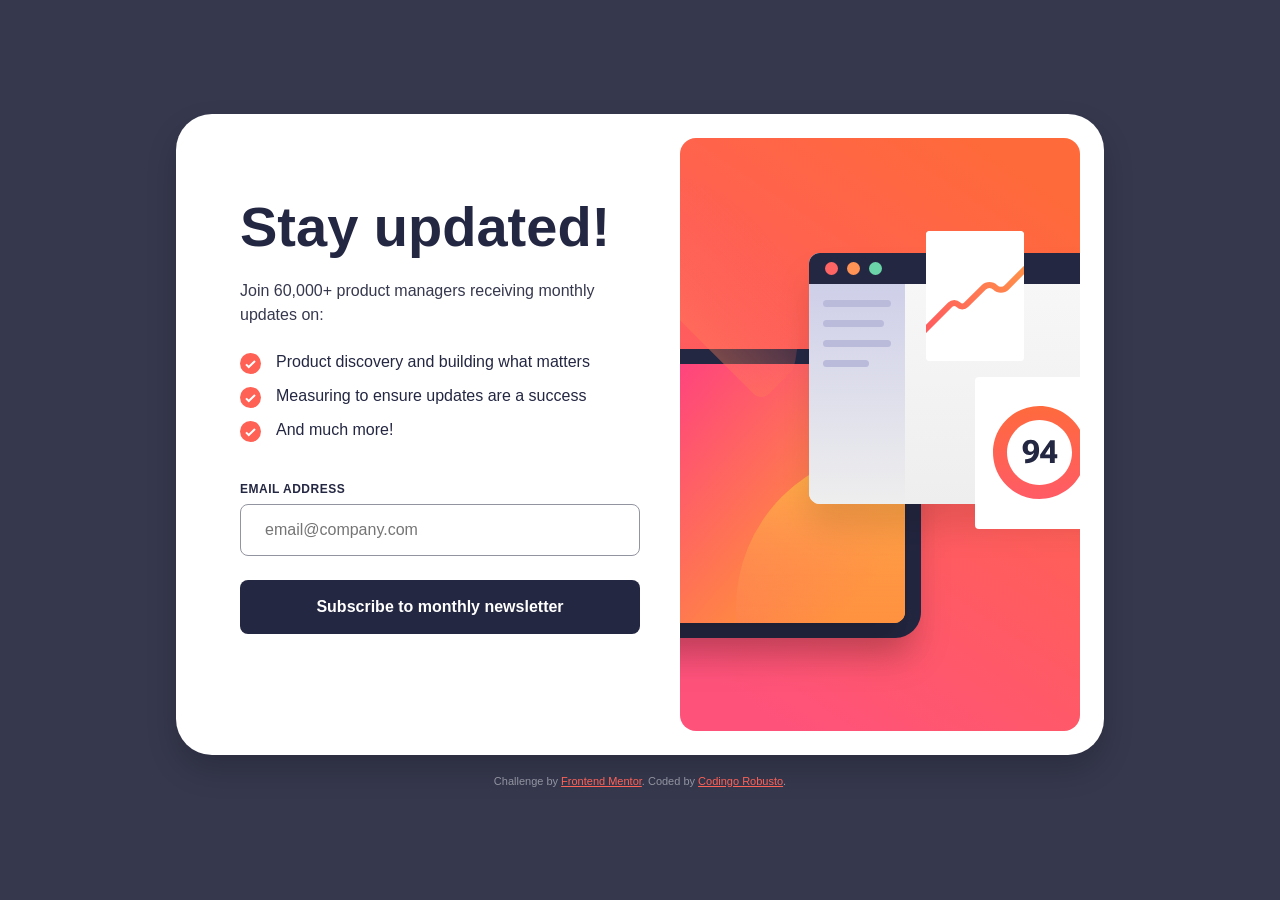
<file: index.html>
<!DOCTYPE html>
<html lang="en">
<head>
  <meta charset="UTF-8">
  <meta name="viewport" content="width=device-width, initial-scale=1.0"> <!-- displays site properly based on user's device -->

  <link rel="icon" type="image/png" sizes="32x32" href="./assets/images/favicon-32x32.png">
  
  <title>Frontend Mentor | Newsletter sign-up form with success message</title>
  <link rel="stylesheet" href="style.css">  
</head>
<body>
  <!-- Sign-up form start -->
  <div class="container">
    <img src="./images/illustration-sign-up-mobile.svg" alt="illustration image" class="illustration-image">
    <div class="content">
      <h1>Stay updated!</h1>
      <p>Join 60,000+ product managers receiving monthly updates on:</p>
      <ul>
        <li>Product discovery and building what matters</li>
        <li>Measuring to ensure updates are a success</li>
        <li>And much more!</li>
      </ul>
      <div class="form-header">
        <h2>Email address</h2>
        <span id="error-message" class="error-text"></span>
      </div>
      <form id="signup-form" novalidate> 
        <input type="email" id="email" placeholder="email@company.com">
        <button type="submit">Subscribe to monthly newsletter</button>
      </form>
    </div>
  </div>
  <!-- Sign-up form end -->
  
  <footer class="attribution">
    Challenge by <a href="https://www.frontendmentor.io?ref=challenge">Frontend Mentor</a>. 
    Coded by <a href="#">Codingo Robusto</a>.
  </footer>

  <script src="script.js"></script>
</body>
</html>
</file>
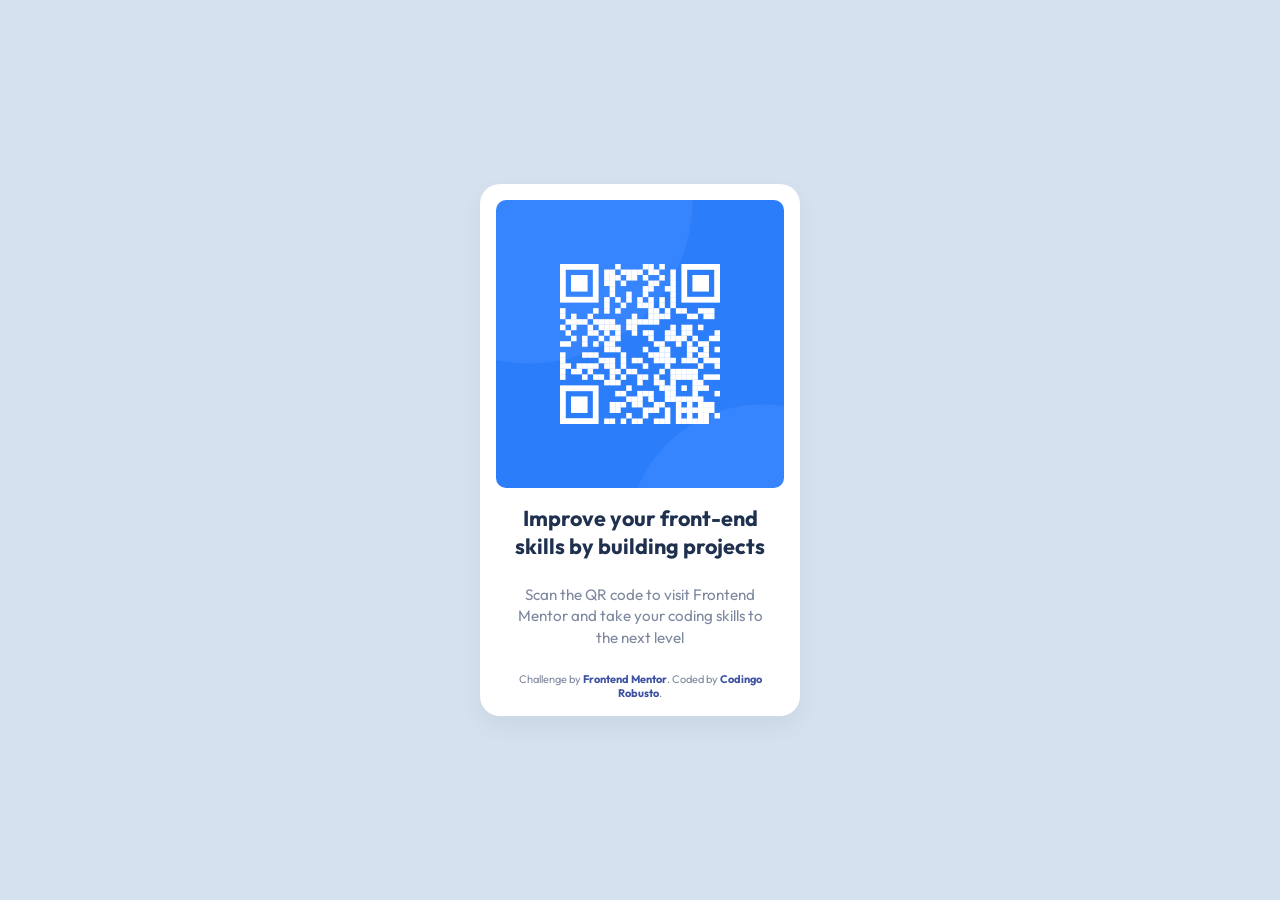
<file: 01-qr-code-frontend-mentor/index.html>
<!DOCTYPE html>
<html lang="en">
<head>
  <meta charset="UTF-8">
  <meta name="viewport" content="width=device-width, initial-scale=1.0"> <!-- displays site properly based on user's device -->
  <link rel="preconnect" href="https://fonts.googleapis.com">
  <link rel="preconnect" href="https://fonts.gstatic.com" crossorigin>
  <link href="https://fonts.googleapis.com/css2?family=Happy+Monkey&family=Inter:ital,opsz,wght@0,14..32,100..900;1,14..32,100..900&family=Josefin+Sans:ital,wght@0,100..700;1,100..700&family=League+Spartan:wght@100..900&family=Orbitron:wght@400..900&family=Outfit:wght@100..900&family=Poppins:ital,wght@0,100;0,200;0,300;0,400;0,500;0,600;0,700;0,800;0,900;1,100;1,200;1,300;1,400;1,500;1,600;1,700;1,800;1,900&family=Roboto:ital,wght@0,100..900;1,100..900&display=swap" rel="stylesheet">

  <link rel="icon" type="image/png" sizes="32x32" href="./images/favicon-32x32.png">
  <link rel="stylesheet" href="style.css">
  
  <title>Frontend Mentor | QR code component</title>

</head>
<body>
  <main class="container">
    <img src="/images/image-qr-code.png" alt="photo of qr code to visit Frontend Mentor">
    <h2>Improve your front-end skills by building projects</h2>
    <p>
      Scan the QR code to visit Frontend Mentor and take your coding skills to the next level
    </p>

  
    <footer class="attribution">
      Challenge by <a href="https://www.frontendmentor.io?ref=challenge">Frontend Mentor</a>. 
      Coded by <a href="#">Codingo Robusto</a>.
    </footer>
  </main>
</body>
</html>
</file>
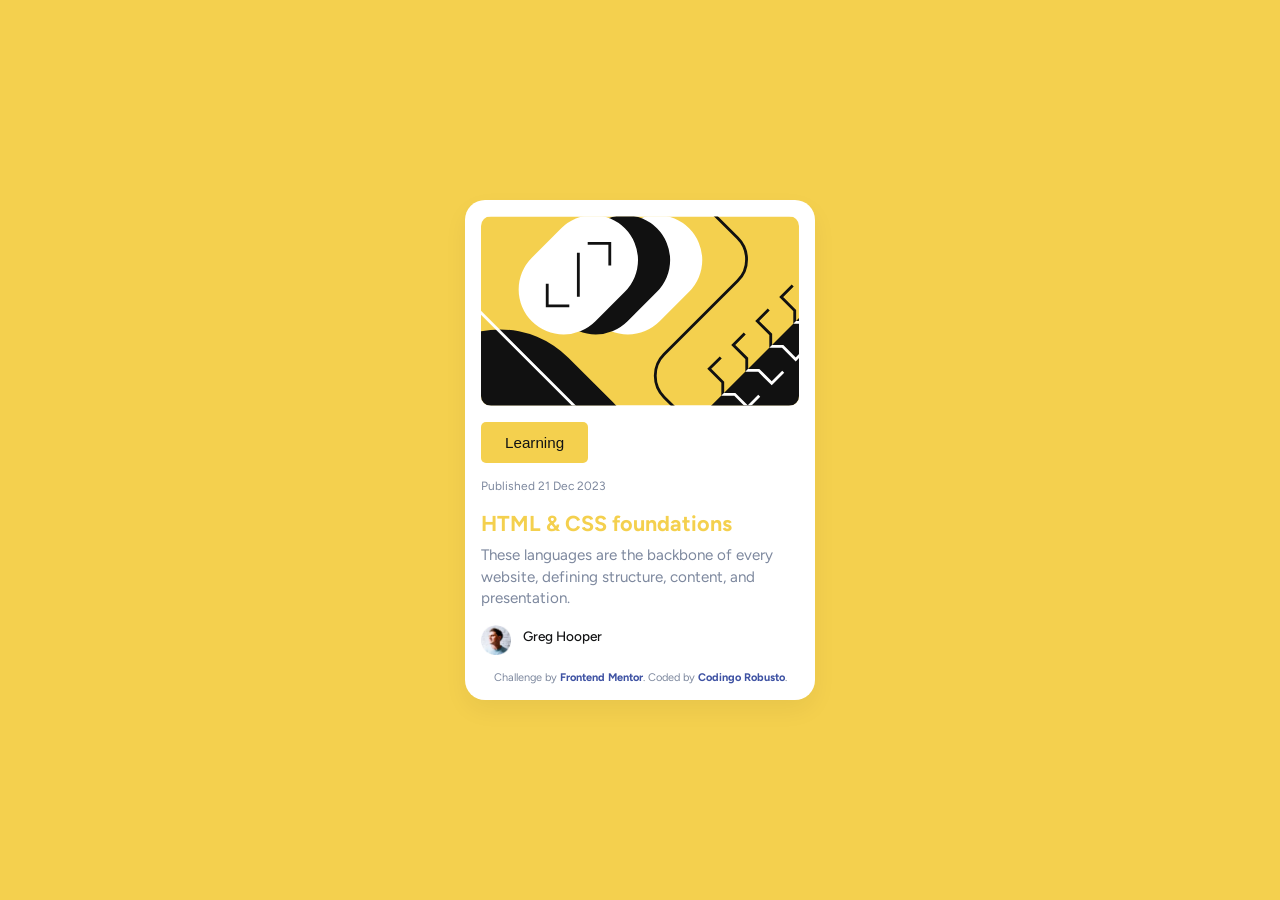
<file: 02-blog-review-card/index.html>
<!DOCTYPE html>
<html lang="en">
<head>
  <meta charset="UTF-8">
  <meta name="viewport" content="width=device-width, initial-scale=1.0"> <!-- displays site properly based on user's device -->

  <link rel="icon" type="image/png" sizes="32x32" href="./assets/images/favicon-32x32.png">
  <link rel="preconnect" href="https://fonts.googleapis.com">
  <link rel="preconnect" href="https://fonts.gstatic.com" crossorigin>
  <link href="https://fonts.googleapis.com/css2?family=Figtree:ital,wght@0,300..900;1,300..900&family=Happy+Monkey&family=Inter:ital,opsz,wght@0,14..32,100..900;1,14..32,100..900&family=Josefin+Sans:ital,wght@0,100..700;1,100..700&family=League+Spartan:wght@100..900&family=Orbitron:wght@400..900&family=Outfit:wght@100..900&family=Poppins:ital,wght@0,100;0,200;0,300;0,400;0,500;0,600;0,700;0,800;0,900;1,100;1,200;1,300;1,400;1,500;1,600;1,700;1,800;1,900&family=Roboto:ital,wght@0,100..900;1,100..900&display=swap" rel="stylesheet">
  <link rel="stylesheet" href="style.css">

  <title>Frontend Mentor | Blog preview card</title>

</head>
<body>
  <article class="blog-card">
    <img src="./images/illustration-article.svg" alt="Article Illustration">
    <button>Learning</button>
    <span>Published 21 Dec 2023</span>
    <h1>HTML & CSS foundations</h1>
    <p>These languages are the backbone of every website, defining structure, content, and presentation.</p>
    <div class="author">
      <img src="./images/image-avatar.webp" alt="Avatar Image">
      <span>Greg Hooper</span>
    </div>
    <footer class="attribution">
      Challenge by <a href="https://www.frontendmentor.io?ref=challenge">Frontend Mentor</a>. 
      Coded by <a href="#">Codingo Robusto</a>.
    </footer>
  </article>
</body>
</html>
</file>
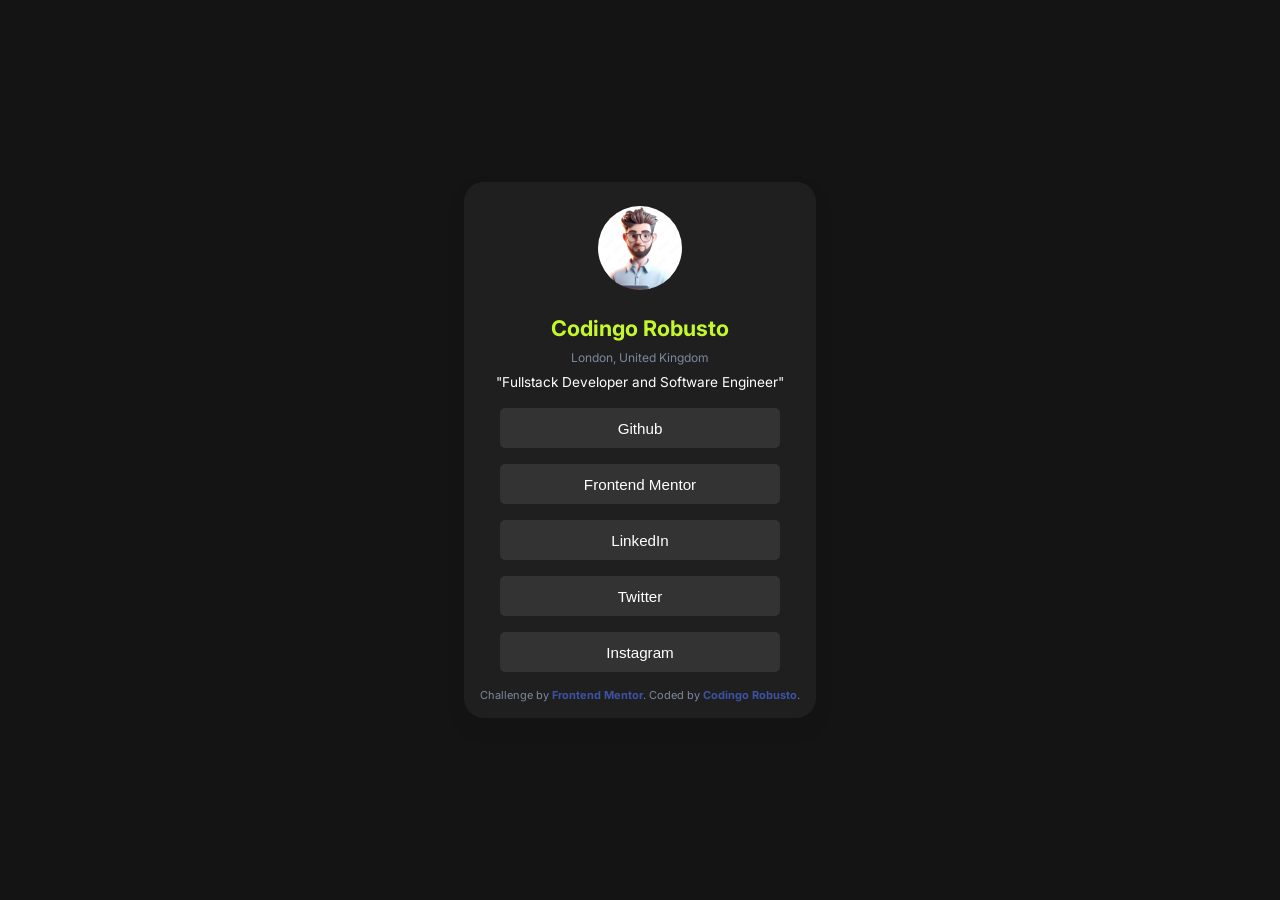
<file: 03-social-links-profile/index.html>
<!DOCTYPE html>
<html lang="en">
<head>
  <meta charset="UTF-8">
  <meta name="viewport" content="width=device-width, initial-scale=1.0"> <!-- displays site properly based on user's device -->

  <link rel="icon" type="image/png" sizes="32x32" href="./assets/images/favicon-32x32.png">
  <link rel="preconnect" href="https://fonts.googleapis.com">
  <link rel="preconnect" href="https://fonts.gstatic.com" crossorigin>
  <link href="https://fonts.googleapis.com/css2?family=Figtree:ital,wght@0,300..900;1,300..900&family=Happy+Monkey&family=Inter:ital,opsz,wght@0,14..32,100..900;1,14..32,100..900&family=Josefin+Sans:ital,wght@0,100..700;1,100..700&family=League+Spartan:wght@100..900&family=Orbitron:wght@400..900&family=Outfit:wght@100..900&family=Poppins:ital,wght@0,100;0,200;0,300;0,400;0,500;0,600;0,700;0,800;0,900;1,100;1,200;1,300;1,400;1,500;1,600;1,700;1,800;1,900&family=Roboto:ital,wght@0,100..900;1,100..900&display=swap" rel="stylesheet">
  <link rel="stylesheet" href="style.css">

  <title>Frontend Mentor | Social links profile</title>

</head>
<body>
  <article class="social-card">
    <img src="./images/codingo_robusto.jpg" alt="avatar image of codingo robusto">
    <h2>Codingo Robusto</h2>
    <span>London, United Kingdom</span>
    <p>"Fullstack Developer and Software Engineer"</p>
    <div class="social-links">
      <a href="#" aria-label="GitHub"><button>Github</button></a>
      <a href="#" aria-label="Frontend Mentor"><button>Frontend Mentor</button></a>
      <a href="#" aria-label="LinkedIn"><button>LinkedIn</button></a>
      <a href="#" aria-label="Twitter"><button>Twitter</button></a>
      <a href="#" aria-label="Instagram"><button>Instagram</button></a>
    </div>
    <footer class="attribution">
      Challenge by <a href="https://www.frontendmentor.io?ref=challenge">Frontend Mentor</a>. 
      Coded by <a href="#">Codingo Robusto</a>.
    </footer>
  </article>
</body>
</html>
</file>
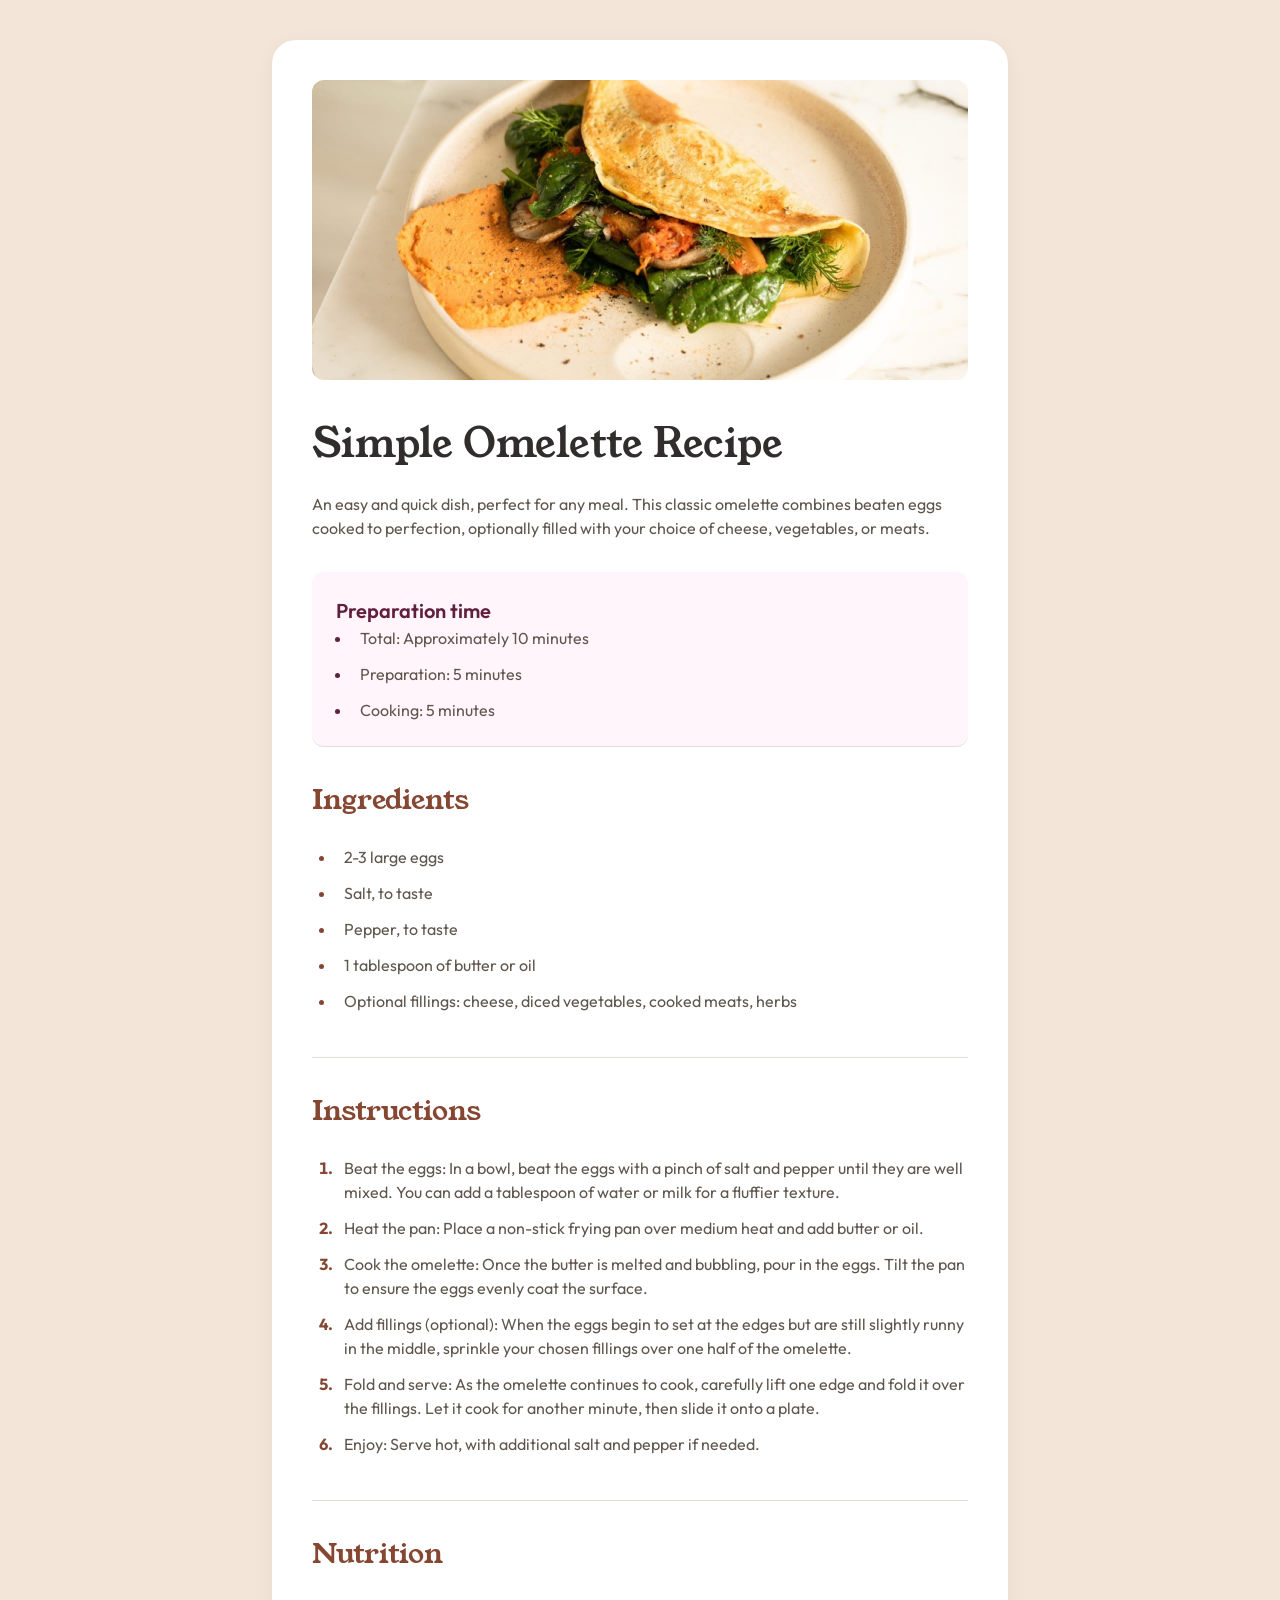
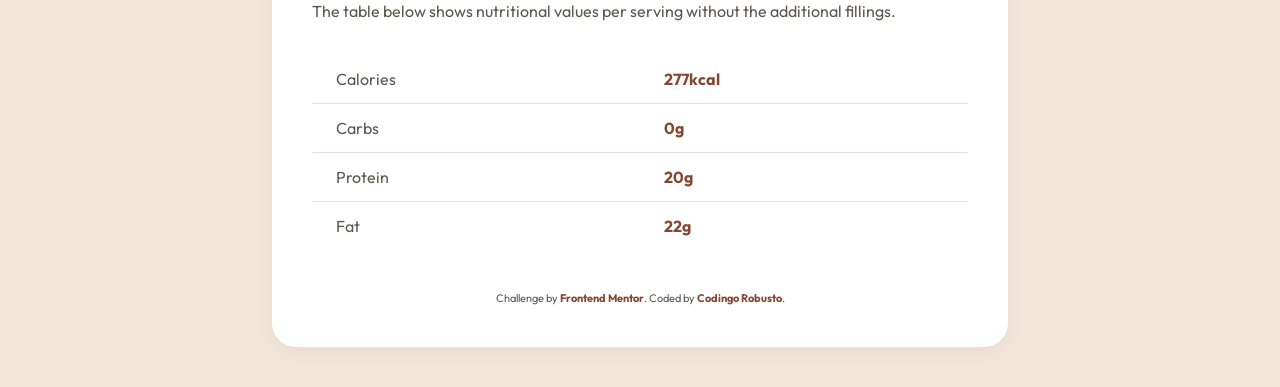
<file: 04-simple-omelette-recipe/index.html>
<!DOCTYPE html>
<html lang="en">
<head>
  <meta charset="UTF-8">
  <meta name="viewport" content="width=device-width, initial-scale=1.0"> <!-- displays site properly based on user's device -->
  <link rel="preconnect" href="https://fonts.googleapis.com">
  <link rel="preconnect" href="https://fonts.gstatic.com" crossorigin>
  <link href="https://fonts.googleapis.com/css2?family=Figtree:ital,wght@0,300..900;1,300..900&family=Happy+Monkey&family=Inter:ital,opsz,wght@0,14..32,100..900;1,14..32,100..900&family=Josefin+Sans:ital,wght@0,100..700;1,100..700&family=League+Spartan:wght@100..900&family=Orbitron:wght@400..900&family=Outfit:wght@100..900&family=Poppins:ital,wght@0,100;0,200;0,300;0,400;0,500;0,600;0,700;0,800;0,900;1,100;1,200;1,300;1,400;1,500;1,600;1,700;1,800;1,900&family=Roboto:ital,wght@0,100..900;1,100..900&family=Young+Serif&display=swap" rel="stylesheet">
  <link rel="icon" type="image/png" sizes="32x32" href="images/favicon-32x32.png">
  <link rel="stylesheet" href="style.css">
  <title>Frontend Mentor | Recipe page</title>

</head>
<body>
    <main class="omelette-recipe">
        <img src="images/image-omelette.jpeg" alt="Omelette" class="hero-image">
        <h1>Simple Omelette Recipe</h1>
        <p>An easy and quick dish, perfect for any meal. This classic omelette combines beaten eggs cooked to perfection, optionally filled with your choice of cheese, vegetables, or meats.</p>
        <h3>Preparation time</h3>
        <ul>
            <li>Total: Approximately 10 minutes</li>
            <li>Preparation: 5 minutes</li>
            <li>Cooking: 5 minutes</li>
        </ul>
        
        <h2>Ingredients</h2>
        <ul>
            <li>2-3 large eggs</li>
            <li>Salt, to taste</li>
            <li>Pepper, to taste</li>
            <li>1 tablespoon of butter or oil</li>
            <li>Optional fillings: cheese, diced vegetables, cooked meats, herbs</li>
        </ul>
        
        <h2>Instructions</h2>
        <ol>
            <li>Beat the eggs: In a bowl, beat the eggs with a pinch of salt and pepper until they are well mixed. You can add a tablespoon of water or milk for a fluffier texture.</li>
            <li>Heat the pan: Place a non-stick frying pan over medium heat and add butter or oil.</li>
            <li>Cook the omelette: Once the butter is melted and bubbling, pour in the eggs. Tilt the pan to ensure the eggs evenly coat the surface.</li>
            <li>Add fillings (optional): When the eggs begin to set at the edges but are still slightly runny in the middle, sprinkle your chosen fillings over one half of the omelette.</li>
            <li>Fold and serve: As the omelette continues to cook, carefully lift one edge and fold it over the fillings. Let it cook for another minute, then slide it onto a plate.</li>
            <li>Enjoy: Serve hot, with additional salt and pepper if needed.</li>
        </ol>
        
        <h2>Nutrition</h2>
        <p>The table below shows nutritional values per serving without the additional fillings.</p>
        <table>
            <tr>
                <th>Calories</th>
                <td>277kcal</td>
            </tr>
            <tr>
                <th>Carbs</th>
                <td>0g</td>
            </tr>
            <tr>
                <th>Protein</th>
                <td>20g</td>
            </tr>
            <tr>
                <th>Fat</th>
                <td>22g</td>
            </tr>
        </table>
        
        <footer class="attribution">
            Challenge by <a href="https://www.frontendmentor.io?ref=challenge">Frontend Mentor</a>. 
            Coded by <a href="#">Codingo Robusto</a>.
        </footer>       
    </main>
</body>
</html>
</file>
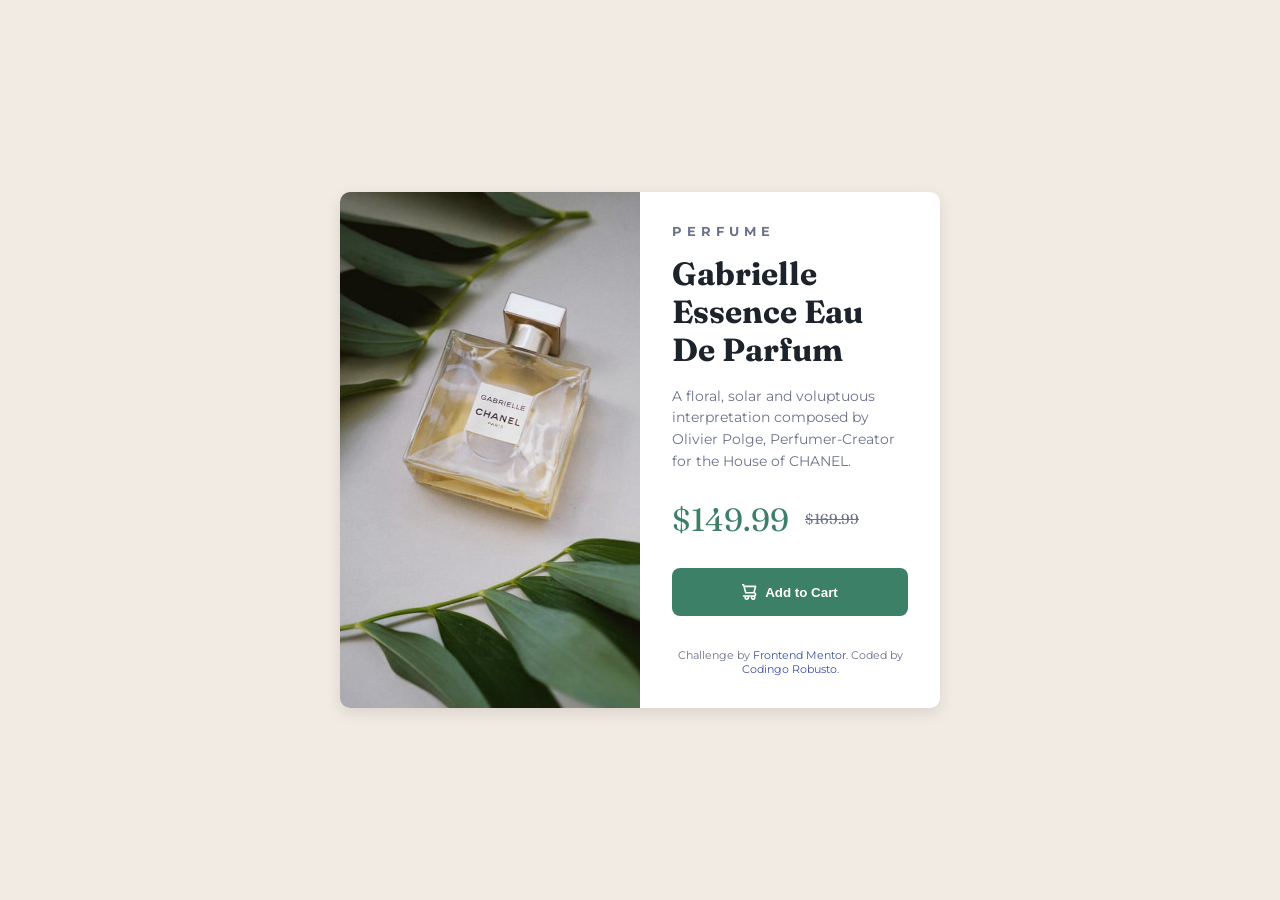
<file: 05-product-preview-card-component/index.html>
<!DOCTYPE html>
<html lang="en">
<head>
  <meta charset="UTF-8">
  <meta name="viewport" content="width=device-width, initial-scale=1.0"> <!-- displays site properly based on user's device -->

  <link rel="icon" type="image/png" sizes="32x32" href="./images/favicon-32x32.png">
  <link rel="preconnect" href="https://fonts.googleapis.com">
  <link rel="preconnect" href="https://fonts.gstatic.com" crossorigin>
  <link href="https://fonts.googleapis.com/css2?family=Figtree:ital,wght@0,300..900;1,300..900&family=Fraunces:ital,opsz,wght@0,9..144,100..900;1,9..144,100..900&family=Happy+Monkey&family=Inter:ital,opsz,wght@0,14..32,100..900;1,14..32,100..900&family=Josefin+Sans:ital,wght@0,100..700;1,100..700&family=League+Spartan:wght@100..900&family=Montserrat:ital,wght@0,100..900;1,100..900&family=Orbitron:wght@400..900&family=Outfit:wght@100..900&family=Poppins:ital,wght@0,100;0,200;0,300;0,400;0,500;0,600;0,700;0,800;0,900;1,100;1,200;1,300;1,400;1,500;1,600;1,700;1,800;1,900&family=Roboto:ital,wght@0,100..900;1,100..900&family=Young+Serif&display=swap" rel="stylesheet">
  <link rel="stylesheet" href="style.css">

  <title>Frontend Mentor | Product preview card component</title>

</head>
<body>
  <main class="parfume-card">
    <img src="./images/image-product-desktop.jpg" alt="perfume bottle" class="product-image">
    <div>
      <h1>Perfume</h1>
      
      <h2>Gabrielle Essence Eau De Parfum</h2>
      
      <p>A floral, solar and voluptuous interpretation composed by Olivier Polge, 
        Perfumer-Creator for the House of CHANEL.</p>
      <p class="price">
        $149.99
        <span>$169.99</span>
      </p>
        
      <button>
          <img src="./images/icon-cart.svg" alt="cart icon">
          Add to Cart
      </button>  
        
      <footer class="attribution">
          Challenge by <a href="https://www.frontendmentor.io?ref=challenge">Frontend Mentor</a>. 
          Coded by <a href="#">Codingo Robusto</a>.
      </footer>
    </div>
  </main>
</body>
</html>
</file>
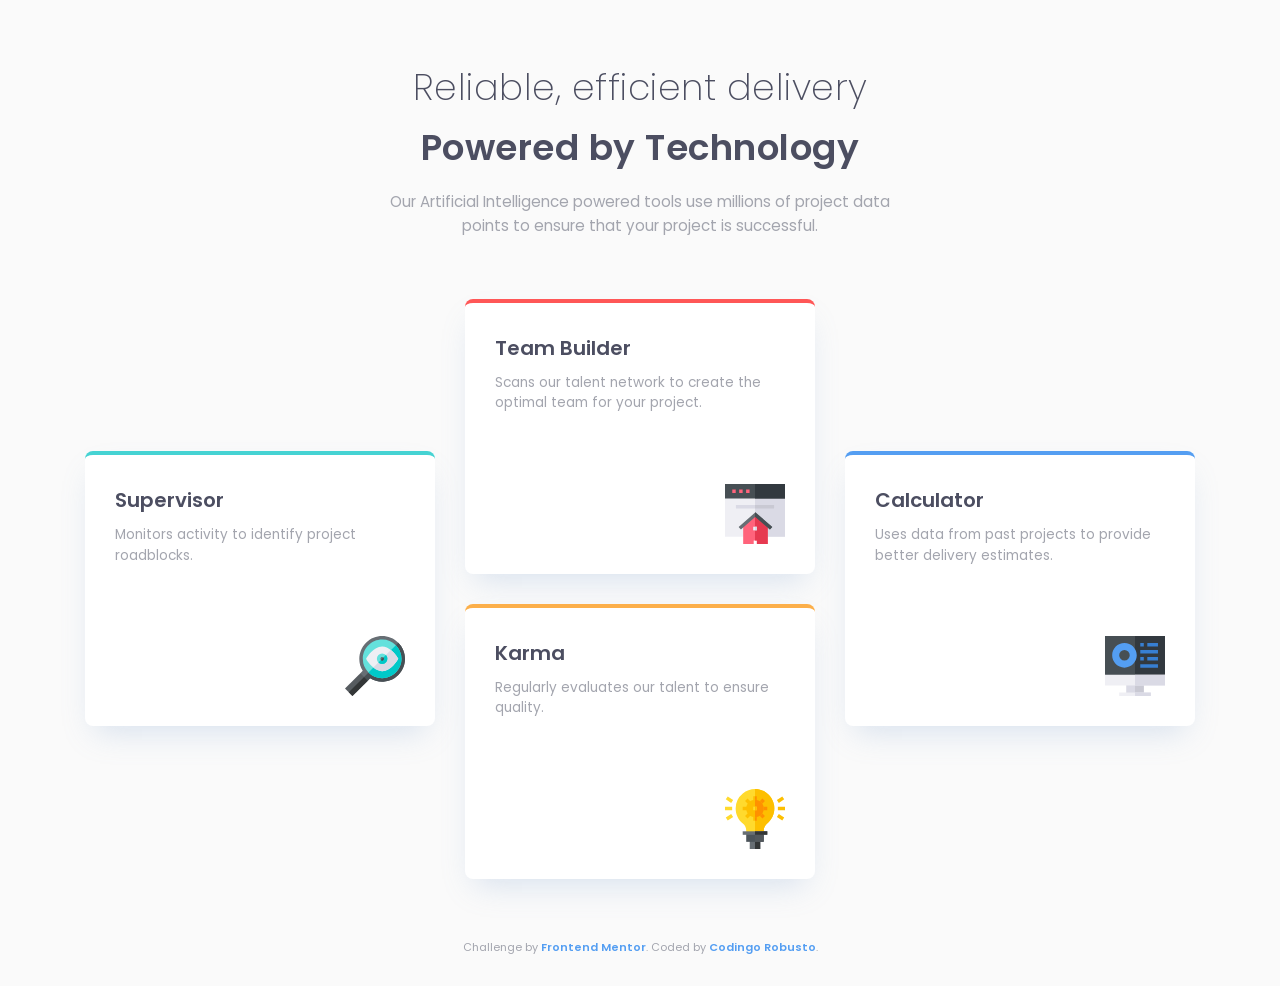
<file: 06-four-card-feature-section/index.html>
<!DOCTYPE html>
<html lang="en">
<head>
  <meta charset="UTF-8">
  <meta name="viewport" content="width=device-width, initial-scale=1.0"> <!-- displays site properly based on user's device -->

  <link rel="icon" type="image/png" sizes="32x32" href="./images/favicon-32x32.png">
  <link href="https://fonts.googleapis.com/css2?family=Figtree:ital,wght@0,300..900;1,300..900&family=Fraunces:ital,opsz,wght@0,9..144,100..900;1,9..144,100..900&family=Happy+Monkey&family=Inter:ital,opsz,wght@0,14..32,100..900;1,14..32,100..900&family=Josefin+Sans:ital,wght@0,100..700;1,100..700&family=League+Spartan:wght@100..900&family=Montserrat:ital,wght@0,100..900;1,100..900&family=Orbitron:wght@400..900&family=Outfit:wght@100..900&family=Poppins:ital,wght@0,100;0,200;0,300;0,400;0,500;0,600;0,700;0,800;0,900;1,100;1,200;1,300;1,400;1,500;1,600;1,700;1,800;1,900&family=Roboto:ital,wght@0,100..900;1,100..900&family=Young+Serif&display=swap" rel="stylesheet">
  <link rel="stylesheet" href="style.css">
  
  <title>Frontend Mentor | Four card feature section</title>
</head>
<body>
    <div class="main-container">
        <h1>Reliable, efficient delivery</h1>
        <h2>Powered by Technology</h2>
        <p>Our Artificial Intelligence powered tools use millions of project data points 
            to ensure that your project is successful.</p>
    </div>
    <div class="container">
        <div class="card">
            <h1>Supervisor</h1>
            <p>Monitors activity to identify project roadblocks.</p>
            <img src="./images/icon-supervisor.svg" alt="Supervisor Icon">
        </div>
        <div class="card">
            <h1>Team Builder</h1>
            <p>Scans our talent network to create the optimal team for your project.</p>
            <img src="./images/icon-team-builder.svg" alt="Team Builder Icon">
        </div>
        <div class="card">
            <h1>Karma</h1>
            <p>Regularly evaluates our talent to ensure quality.</p>
            <img src="./images/icon-karma.svg" alt="Karma Icon">
        </div>
        <div class="card">
            <h1>Calculator</h1>
            <p>Uses data from past projects to provide better delivery estimates.</p>    
            <img src="./images/icon-calculator.svg" alt="Calculator Icon">
        </div>
    </div>
        
    <footer class="attribution">
        Challenge by <a href="https://www.frontendmentor.io?ref=challenge">Frontend Mentor</a>. 
        Coded by <a href="#">Codingo Robusto</a>.
    </footer>
</body>
</html>
</file>
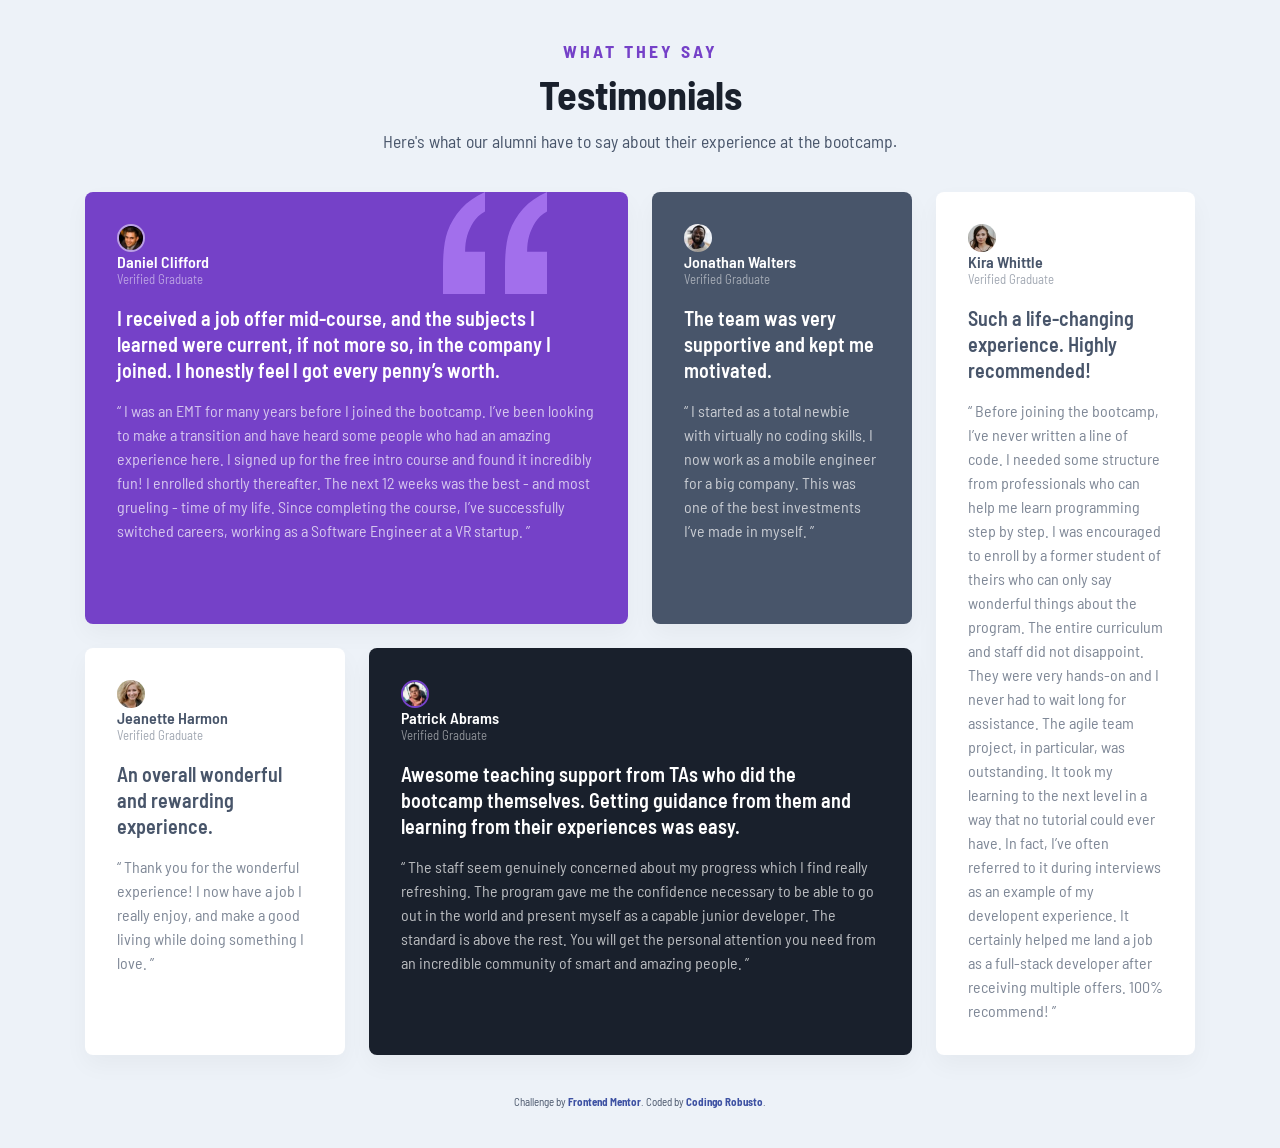
<file: 07-testimonial-grid-section/index.html>
<!DOCTYPE html>
<html lang="en">
<head>
  <meta charset="UTF-8">
  <meta name="viewport" content="width=device-width, initial-scale=1.0"> <!-- displays site properly based on user's device -->
  <link rel="icon" type="image/png" sizes="32x32" href="./images/favicon-32x32.png">
  <link rel="preconnect" href="https://fonts.googleapis.com">
  <link rel="preconnect" href="https://fonts.gstatic.com" crossorigin>
  <link href="https://fonts.googleapis.com/css2?family=Barlow+Semi+Condensed:ital,wght@0,100;0,200;0,300;0,400;0,500;0,600;0,700;0,800;0,900;1,100;1,200;1,300;1,400;1,500;1,600;1,700;1,800;1,900&family=Figtree:ital,wght@0,300..900;1,300..900&family=Fraunces:ital,opsz,wght@0,9..144,100..900;1,9..144,100..900&family=Happy+Monkey&family=Inter:ital,opsz,wght@0,14..32,100..900;1,14..32,100..900&family=Josefin+Sans:ital,wght@0,100..700;1,100..700&family=League+Spartan:wght@100..900&family=Montserrat:ital,wght@0,100..900;1,100..900&family=Orbitron:wght@400..900&family=Outfit:wght@100..900&family=Poppins:ital,wght@0,100;0,200;0,300;0,400;0,500;0,600;0,700;0,800;0,900;1,100;1,200;1,300;1,400;1,500;1,600;1,700;1,800;1,900&family=Roboto:ital,wght@0,100..900;1,100..900&family=Young+Serif&display=swap" rel="stylesheet">
  <link rel="stylesheet" href="style.css">
  <title>Frontend Mentor | Codingo Robusto </title>
</head>
<body>
    <div class="main-container">
      <h1>What they say</h1>
      <h2>Testimonials</h2>
      <p>Here's what our alumni have to say about their experience at the bootcamp.</p>
    </div>

    <div class="container">
        <div class="card">
            <img src="./images/image-daniel.jpg" alt="image of Daniel Clifford">
            <h1>Daniel Clifford</h1>
            <p>Verified Graduate</p>
            <p>I received a job offer mid-course, and the subjects I learned were current, if not more so, 
              in the company I joined. I honestly feel I got every penny’s worth.</p>
            <span>“ I was an EMT for many years before I joined the bootcamp. I’ve been looking to make a 
              transition and have heard some people who had an amazing experience here. I signed up 
              for the free intro course and found it incredibly fun! I enrolled shortly thereafter. 
              The next 12 weeks was the best - and most grueling - time of my life. Since completing 
              the course, I’ve successfully switched careers, working as a Software Engineer at a VR startup. ”
            </span>
        </div>
      
        <div class="card">
            <img src="./images/image-jonathan.jpg" alt="image of Jonathan Walters">
            <h1>Jonathan Walters</h1>
            <p>Verified Graduate</p>
            <p>The team was very supportive and kept me motivated.</p>
            <span>“ I started as a total newbie with virtually no coding skills. I now work as a mobile engineer 
              for a big company. This was one of the best investments I’ve made in myself. ”
            </span>
        </div>

        <div class="card">
            <img src="./images/image-jeanette.jpg" alt="image of Jeanette Harmon">
            <h1>Jeanette Harmon</h1>
            <p>Verified Graduate</p>
            <p>An overall wonderful and rewarding experience.</p>
            <span>“ Thank you for the wonderful experience! I now have a job I really enjoy, and make a good living 
                while doing something I love. ”
            </span>
        </div>

        <div class="card">
            <img src="./images/image-patrick.jpg" alt="image of Patrick Abrams">
            <h1>Patrick Abrams</h1>
            <p>Verified Graduate</p>
            <p>Awesome teaching support from TAs who did the bootcamp themselves. Getting guidance from them and 
              learning from their experiences was easy.</p>
            <span>“ The staff seem genuinely concerned about my progress which I find really refreshing. The program 
                gave me the confidence necessary to be able to go out in the world and present myself as a capable 
                junior developer. The standard is above the rest. You will get the personal attention you need from 
              an incredible community of smart and amazing people. ”
            </span>
        </div>

        <div class="card">
            <img src="./images/image-kira.jpg" alt="image of Kira Whittle">
            <h1>Kira Whittle</h1>
            <p>Verified Graduate</p>
            <p>Such a life-changing experience. Highly recommended!</p>
            <span>“ Before joining the bootcamp, I’ve never written a line of code. I needed some structure from 
              professionals who can help me learn programming step by step. I was encouraged to enroll by a former 
              student of theirs who can only say wonderful things about the program. The entire curriculum and staff 
              did not disappoint. They were very hands-on and I never had to wait long for assistance. The agile team 
              project, in particular, was outstanding. It took my learning to the next level in a way that no tutorial 
              could ever have. In fact, I’ve often referred to it during interviews as an example of my developent 
              experience. It certainly helped me land a job as a full-stack developer after receiving multiple offers. 
              100% recommend! ”
            </span>
        </div>
    </div>
    <footer class="attribution">
        Challenge by <a href="https://www.frontendmentor.io?ref=challenge">Frontend Mentor</a>. 
        Coded by <a href="#">Codingo Robusto</a>.
    </footer>
</body>
</html>
</file>
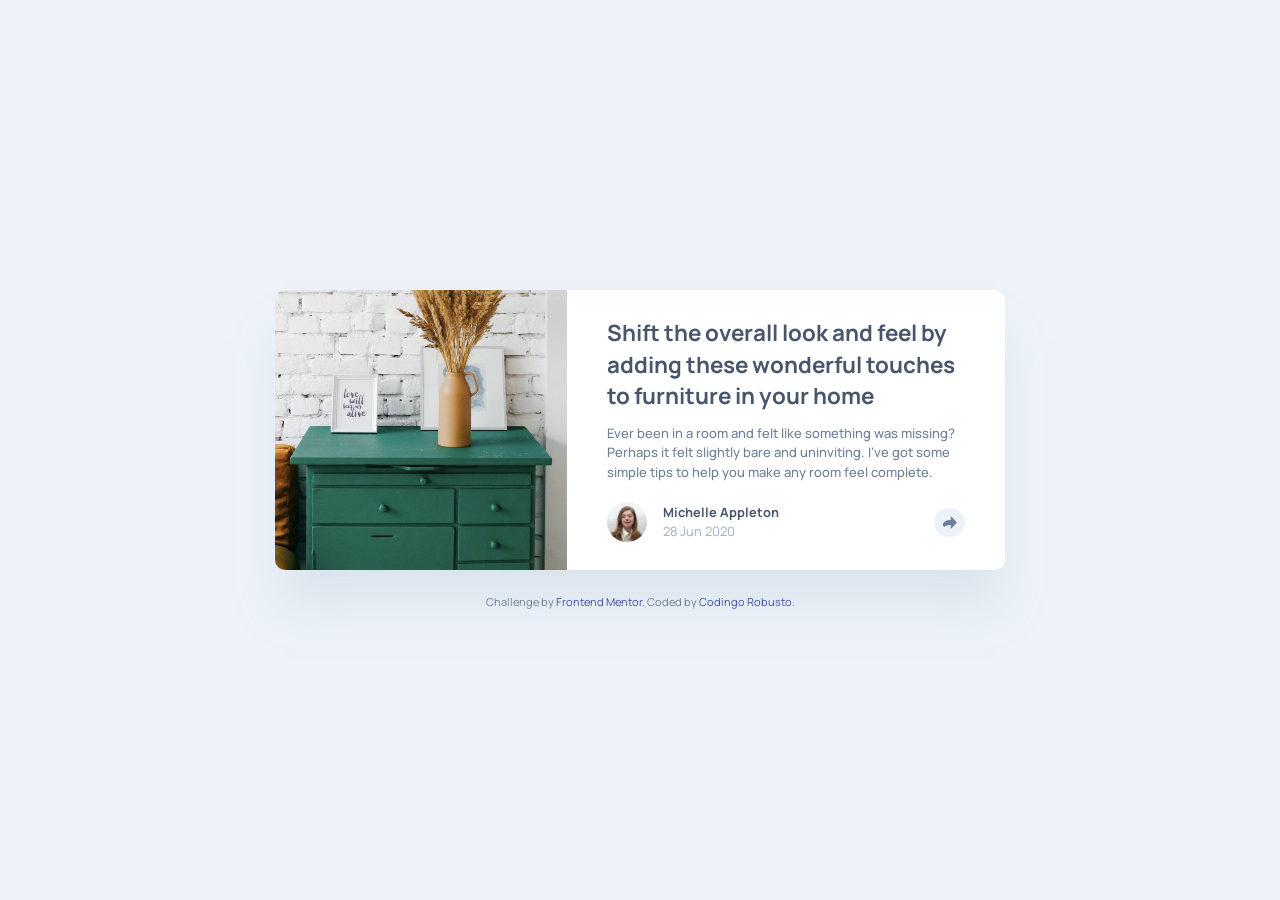
<file: 08-article-preview-component/index.html>
<!DOCTYPE html>
<html lang="en">
<head>
  <meta charset="UTF-8">
  <meta name="viewport" content="width=device-width, initial-scale=1.0"> <!-- displays site properly based on user's device -->

  <link rel="icon" type="image/png" sizes="32x32" href="./images/favicon-32x32.png">
  <link rel="preconnect" href="https://fonts.googleapis.com">
  <link rel="preconnect" href="https://fonts.gstatic.com" crossorigin>
  <link href="https://fonts.googleapis.com/css2?family=Barlow+Semi+Condensed:ital,wght@0,100;0,200;0,300;0,400;0,500;0,600;0,700;0,800;0,900;1,100;1,200;1,300;1,400;1,500;1,600;1,700;1,800;1,900&family=Figtree:ital,wght@0,300..900;1,300..900&family=Fraunces:ital,opsz,wght@0,9..144,100..900;1,9..144,100..900&family=Happy+Monkey&family=Inter:ital,opsz,wght@0,14..32,100..900;1,14..32,100..900&family=Josefin+Sans:ital,wght@0,100..700;1,100..700&family=League+Spartan:wght@100..900&family=Manrope:wght@200..800&family=Montserrat:ital,wght@0,100..900;1,100..900&family=Orbitron:wght@400..900&family=Outfit:wght@100..900&family=Poppins:ital,wght@0,100;0,200;0,300;0,400;0,500;0,600;0,700;0,800;0,900;1,100;1,200;1,300;1,400;1,500;1,600;1,700;1,800;1,900&family=Roboto:ital,wght@0,100..900;1,100..900&family=Young+Serif&display=swap" rel="stylesheet">
  <link rel="stylesheet" href="style.css">
  
  <title>Frontend Mentor | Four card feature section</title>
</head>
<body>
  <div class="container">
    <img src="./images/drawers.jpg" alt="drawer image" class="drawer-image">
    <div class="content">
      <h1>Shift the overall look and feel by adding these wonderful 
      touches to furniture in your home</h1>
      <p>Ever been in a room and felt like something was missing? Perhaps 
      it felt slightly bare and uninviting. I’ve got some simple tips
      to help you make any room feel complete.</p>
      <div class="author-container">
        <img src="./images/avatar-michelle.jpg" alt="avatar image" class="avatar-image">
        <div class="author">
          <h2>Michelle Appleton</h2>
          <p>28 Jun 2020</p>
        </div>
        <img src="./images/icon-share.svg" alt="share icon" class="share-icon">
      </div>
    </div>
  </div>
</body>
      
  <footer class="attribution">
    Challenge by <a href="https://www.frontendmentor.io?ref=challenge">Frontend Mentor</a>. 
    Coded by <a href="#">Codingo Robusto</a>.
  </footer>
</html>
</file>
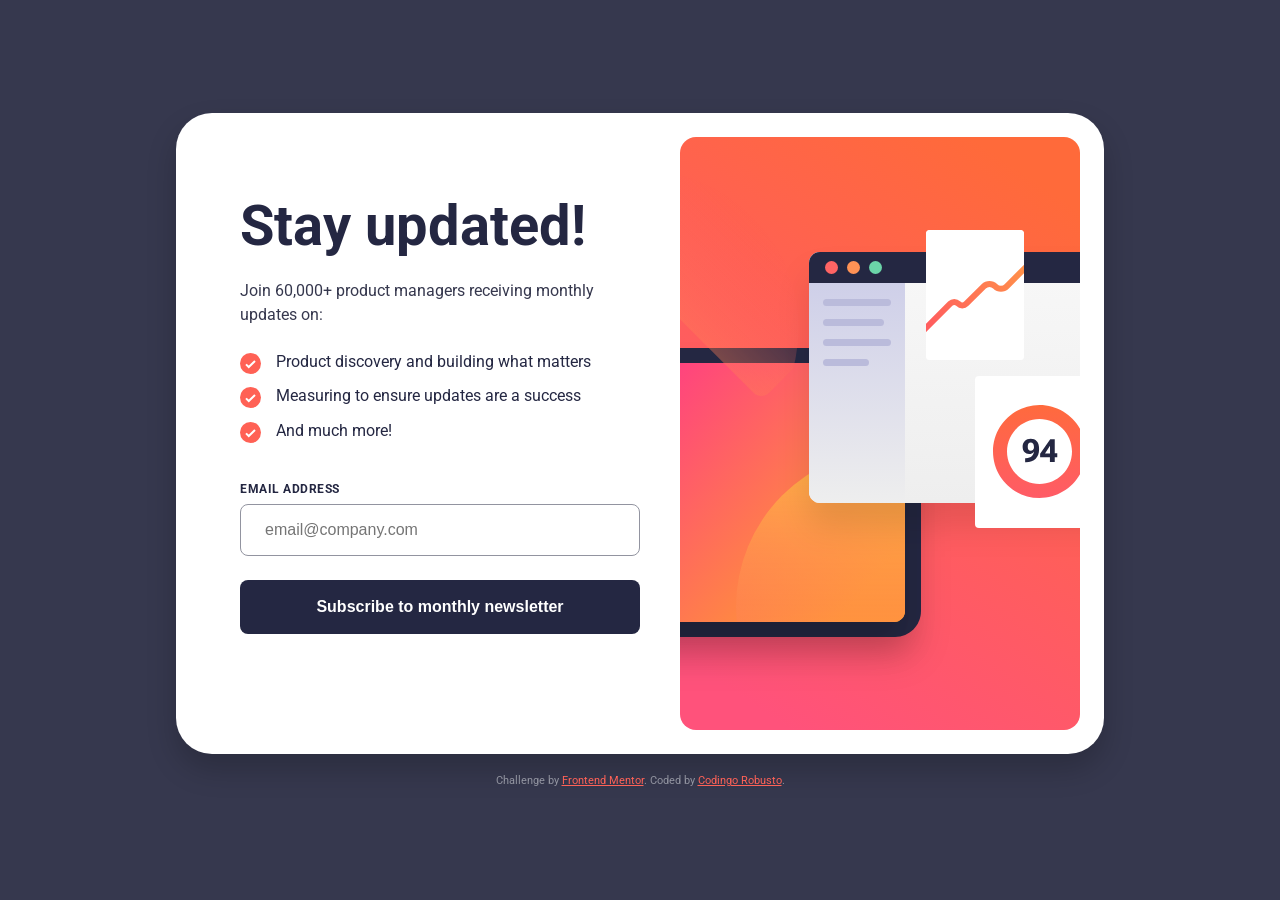
<file: 09-newsletter-signup-form-with-success-message/index.html>
<!DOCTYPE html>
<html lang="en">
<head>
  <meta charset="UTF-8">
  <meta name="viewport" content="width=device-width, initial-scale=1.0"> <!-- displays site properly based on user's device -->

  <link rel="icon" type="image/png" sizes="32x32" href="./assets/images/favicon-32x32.png">
  <link rel="preconnect" href="https://fonts.googleapis.com">
  <link rel="preconnect" href="https://fonts.gstatic.com" crossorigin>
  <link href="https://fonts.googleapis.com/css2?family=Barlow+Semi+Condensed:ital,wght@0,100;0,200;0,300;0,400;0,500;0,600;0,700;0,800;0,900;1,100;1,200;1,300;1,400;1,500;1,600;1,700;1,800;1,900&family=Figtree:ital,wght@0,300..900;1,300..900&family=Fraunces:ital,opsz,wght@0,9..144,100..900;1,9..144,100..900&family=Happy+Monkey&family=Inter:ital,opsz,wght@0,14..32,100..900;1,14..32,100..900&family=Josefin+Sans:ital,wght@0,100..700;1,100..700&family=League+Spartan:wght@100..900&family=Manrope:wght@200..800&family=Montserrat:ital,wght@0,100..900;1,100..900&family=Orbitron:wght@400..900&family=Outfit:wght@100..900&family=Poppins:ital,wght@0,100;0,200;0,300;0,400;0,500;0,600;0,700;0,800;0,900;1,100;1,200;1,300;1,400;1,500;1,600;1,700;1,800;1,900&family=Roboto:ital,wght@0,100..900;1,100..900&family=Young+Serif&display=swap" rel="stylesheet">
  <title>Frontend Mentor | Newsletter sign-up form with success message</title>
  <link rel="stylesheet" href="style.css">  
</head>
<body>
  <!-- Sign-up form start -->
  <div class="container">
    <img src="./images/illustration-sign-up-mobile.svg" alt="illustration image" class="illustration-image">
    <div class="content">
      <h1>Stay updated!</h1>
      <p>Join 60,000+ product managers receiving monthly updates on:</p>
      <ul>
        <li>Product discovery and building what matters</li>
        <li>Measuring to ensure updates are a success</li>
        <li>And much more!</li>
      </ul>
      <div class="form-header">
        <h2>Email address</h2>
        <span id="error-message" class="error-text"></span>
      </div>
      <form id="signup-form" novalidate> 
        <input type="email" id="email" placeholder="email@company.com">
        <button type="submit">Subscribe to monthly newsletter</button>
      </form>
    </div>
  </div>
  <!-- Sign-up form end -->
  
  <footer class="attribution">
    Challenge by <a href="https://www.frontendmentor.io?ref=challenge">Frontend Mentor</a>. 
    Coded by <a href="#">Codingo Robusto</a>.
  </footer>

  <script src="script.js"></script>
</body>
</html>
</file>
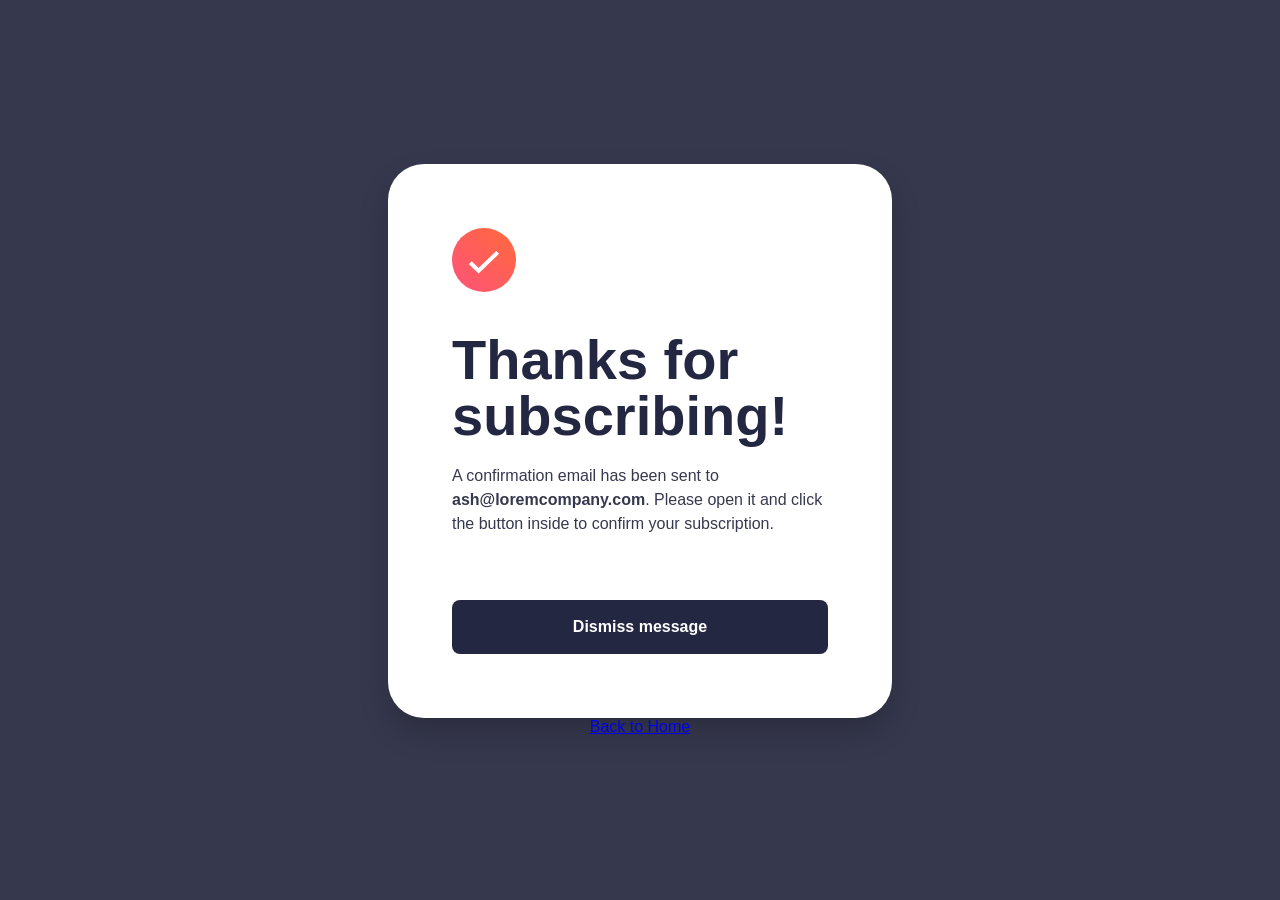
<file: success.html>
<!DOCTYPE html>
<html lang="en">
<head>
    <meta charset="UTF-8">
    <meta name="viewport" content="width=device-width, initial-scale=1.0">
    <title>Subscription Successful</title>
    <link rel="stylesheet" href="style.css">
</head>
<body>
  <div class="success-container">
    <div class="success-content">
      <img src="./images/icon-success.svg" alt="Success Checkmark" class="success-icon">
      <h1>Thanks for subscribing!</h1>
      <p>A confirmation email has been sent to <strong id="user-email" >ash@loremcompany.com</strong>. 
         Please open it and click the button inside to confirm your subscription.
      </p>
    </div>
    <button id="dismiss-btn">Dismiss message</button>
  </div>
    <a href="index.html">Back to Home</a>
  </div>

  <script>
  // 1. Grab the query parameters from the URL
  const urlParams = new URLSearchParams(window.location.search);
  const userEmail = urlParams.get('email');

  // 2. If an email exists in the URL, inject it into the <strong> tag
  if (userEmail) {
    document.getElementById('user-email').textContent = userEmail;
  }

  // 3. Optional: Make the dismiss button take them back to the form
  document.getElementById('dismiss-btn').addEventListener('click', () => {
    window.location.href = 'index.html';
  });
  </script>

</body>
</html>
</file>
<file: style.css>
/* --- Reset & Global Styles --- */
:root {
  --color-primary-tomato: hsl(4, 100%, 67%);
  --color-dark-slate-grey: hsl(234, 29%, 20%);
  --color-charcoal-grey: hsl(235, 18%, 26%);
  --color-grey: hsl(231, 7%, 60%);
  --color-white: hsl(0, 0%, 100%);
  
  --font-family: 'Roboto', sans-serif;
}

* {
  box-sizing: border-box;
  margin: 0;
  padding: 0;
}

body {
  font-family: var(--font-family);
  font-size: 16px;
  background-color: var(--color-charcoal-grey);
  color: var(--color-dark-slate-grey);
  min-height: 100vh;
  display: flex;
  flex-direction: column;
  justify-content: center;
  align-items: center;
}

/* --- Layout Component (Card) --- */
.container {
  background-color: var(--color-white);
  width: 100%;
  max-width: 375px; /* Mobile first */
  display: flex;
  flex-direction: column;
  box-shadow: 0 15px 30px rgba(0, 0, 0, 0.2);
}

/* --- Image Styling --- */
.illustration-image {
  width: 100%;
  height: auto;
  content: url('./images/illustration-sign-up-mobile.svg'); /* Default mobile image */
}

/* --- Content Styling --- */
.content {
  padding: 40px 24px;
}

h1 {
  font-size: 2.5rem;
  font-weight: 700;
  margin-bottom: 20px;
}

p {
  line-height: 1.5;
  margin-bottom: 24px;
  color: var(--color-charcoal-grey);
}

ul {
  list-style: none;
  margin-bottom: 40px;
}

ul li {
  position: relative;
  padding-left: 36px;
  margin-bottom: 12px;
  line-height: 1.4;
}

/* Custom list checkmark */
ul li::before {
  content: url('./images/icon-list.svg');
  position: absolute;
  left: 0;
  top: 2px;
}

/* Container to push heading left and error text right */
.form-header {
  display: flex;
  justify-content: space-between;
  align-items: center;
  margin-bottom: 8px;
}

.form-header h2 {
  margin-bottom: 0; /* Override previous margin */
}

/* Error message styling */
.error-text {
  font-size: 0.75rem;
  font-weight: 700;
  color: var(--color-primary-tomato);
  display: none; /* Hidden by default */
}

/* When the input has the .error class applied via JS */
input[type="email"].error {
  border-color: var(--color-primary-tomato);
  background-color: hsla(4, 100%, 67%, 0.1); /* Light tomato tint */
  color: var(--color-primary-tomato);
}

/* --- Form Elements --- */
h2 {
  font-size: 0.75rem;
  text-transform: uppercase;
  letter-spacing: 0.5px;
  margin-bottom: 8px;
}

#signup-form {
  display: flex;
  flex-direction: column;
  gap: 24px;
}

input[type="email"] {
  width: 100%;
  padding: 16px 24px;
  border: 1px solid var(--color-grey);
  border-radius: 8px;
  font-size: 1rem;
  outline: none;
  transition: border-color 0.2s;
}

input[type="email"]:focus {
  border-color: var(--color-dark-slate-grey);
}

/* Handle invalid input state (optional, triggered via JS class or :invalid after submit) */
input.error {
  border-color: var(--color-primary-tomato);
  background-color: rgba(255, 98, 87, 0.15);
  color: var(--color-primary-tomato);
}

button {
  background-color: var(--color-dark-slate-grey);
  color: var(--color-white);
  border: none;
  border-radius: 8px;
  padding: 18px;
  font-size: 1rem;
  font-weight: 700;
  cursor: pointer;
  transition: all 0.2s ease;
}

button:hover {
  background: linear-gradient(135deg, #ff527b, var(--color-primary-tomato));
  box-shadow: 0 10px 20px rgba(255, 98, 87, 0.4);
}

/* --- Success State Markup Styles --- */
/* Assuming success.html uses class="success-container" */
.success-container {
  background-color: var(--color-white);
  width: 100%;
  max-width: 375px;
  min-height: 100vh; /* Takes full screen on mobile */
  padding: 140px 24px 40px 24px;
  display: flex;
  flex-direction: column;
  justify-content: space-between;
}

.success-content {
  display: flex;
  flex-direction: column;
}

.success-icon {
  width: 64px;
  height: 64px;
  margin-bottom: 40px;
}

.success-container h1 {
  line-height: 1;
}

.success-container button {
  width: 100%;
}

/* --- Footer Attribution --- */
.attribution {
  font-size: 11px;
  text-align: center;
  color: var(--color-grey);
  margin-top: 20px;
}

.attribution a {
  color: var(--color-primary-tomato);
}

/* --- Desktop Layout (MediaQuery) --- */
@media (min-width: 768px) {
  .container {
    max-width: 928px;
    flex-direction: row-reverse; /* Puts image on the right */
    padding: 24px;
    border-radius: 36px;
  }

  .illustration-image {
    content: url('./images/illustration-sign-up-desktop.svg'); /* Swaps to desktop image */
    width: 400px;
    height: auto;
  }

  .content {
    padding: 56px 40px 56px 40px;
    flex: 1;
  }

  h1 {
    font-size: 3.5rem;
  }

  /* Success Card Desktop tweaks */
  .success-container {
    max-width: 504px;
    min-height: auto;
    border-radius: 36px;
    padding: 64px;
    box-shadow: 0 15px 30px rgba(0, 0, 0, 0.2);
  }
  
  .success-container button {
    margin-top: 40px;
  }
}
</file>
<file: 01-qr-code-frontend-mentor/style.css>
/* 1. Reset & Base Styles */
* {
  margin: 0;
  padding: 0;
  box-sizing: border-box;
}

body {
  font-family: 'Outfit', 'Poppins', sans-serif;
  background-color: #d5e1ef; /* Light grayish-blue background */
  min-height: 100vh;
  display: flex;
  flex-direction: column;
  justify-content: center;
  align-items: center;
  padding: 1.25rem;
}

/* 2. Card Container */
.container {
  background-color: #ffffff;
  max-width: 320px;
  padding: 1rem;
  border-radius: 20px;
  box-shadow: 0 10px 25px rgba(0, 0, 0, 0.05);
  text-align: center;
  margin-bottom: auto; /* Pushes the footer down if needed */
  margin-top: auto;    /* Keeps card centered vertically with footer */
}

/* 3. Image Styling */
.container img {
  width: 100%;
  height: auto;
  border-radius: 10px;
  display: block;
}

/* 4. Text Content */
.container h2 {
  color: #1f314f; /* Dark blue */
  font-size: 1.35rem;
  font-weight: 700;
  line-height: 1.3;
  margin: 1rem 0.5rem 0.5rem 0.5rem;
}

.container p {
  color: #7d889e; /* Grayish blue */
  font-size: 0.95rem;
  font-weight: 400;
  line-height: 1.4;
  margin: 1rem 0.5rem 0.5rem 0.5rem;
  padding: 0.5rem 0.5rem;
}

/* 5. Attribution Footer */
.attribution {
  font-size: 11px;
  text-align: center;
  margin-top: 1rem;
  color: #7d889e;
}

.attribution a {
  color: #3e52a3;
  text-decoration: none;
  font-weight: 700;
}

.attribution a:hover {
  text-decoration: underline;
}
</file>
<file: 02-blog-review-card/style.css>
/* 1. Reset & Base Styles */
* {
  margin: 0;
  padding: 0;
  box-sizing: border-box;
}

body {
  font-family: 'Figtree', sans-serif;
  background-color: hsl(47, 88%, 63%); /* Light yellow */
  min-height: 100vh;
  display: flex;
  flex-direction: column;
  justify-content: center;
  align-items: center;
  padding: 1.25rem;
}

/* 2. Card Container */
.blog-card {
  background-color: #ffffff;
  max-width: 350px;
  padding: 1rem;
  border-radius: 20px;
  box-shadow: 0 10px 25px rgba(0, 0, 0, 0.05);
  text-align: left;
  margin-bottom: auto;
  margin-top: auto;
}


/* 3. Image Styling */
.blog-card img {
    width: 100%;
    height: auto;
    border-radius: 10px;
    display: block;
}

.blog-card button {
  background-color: hsl(47, 88%, 63%);
  color: #121314;
  border: none;
  padding: 0.75rem 1.5rem;
  border-radius: 5px;
  font-size: 0.95rem;
  font-weight: 500;
  cursor: pointer;
  margin: 1rem 0;
}

.blog-card span {
  color: #7d889e; /* Grayish blue */
  font-size: 0.75rem;
  font-weight: 400;
  margin-bottom: 0.5rem;
  display: block;
}

/* 4. Text Content */
.blog-card h1 {
  color: hsl(47, 88%, 63%);
  font-size: 1.35rem;
  font-weight: 700;
  line-height: 1.3;
  margin: 1rem 0rem 0.5rem 0rem;
}

.blog-card p {
  color: #7d889e; /* Grayish blue */
  font-size: 0.95rem;
  font-weight: 400;
  line-height: 1.4;
  margin: 0.5rem 0rem 0.5rem 0rem;
}

.blog-card div.author {
  display: flex;
  align-items: center;
  gap: 0.75rem;
  margin-top: 1rem;
  gap: 0.75rem;
}

.blog-card div.author img {
    width: 30px;
    height: 30px;
    vertical-align: left;
}
.blog-card div.author span {
  color: #121314; /* Grayish blue */
  font-size: 0.85rem;
  font-weight: 500;
}


/* 5. Attribution Footer */
.attribution {
  font-size: 11px;
  text-align: center;
  margin-top: 1rem;
  color: #7d889e;
}

.attribution a {
  color: #3e52a3;
  text-decoration: none;
  font-weight: 700;
}

.attribution a:hover {
  text-decoration: underline;
}
</file>
<file: 03-social-links-profile/style.css>
/* 1. Reset & Base Styles */
* {
  margin: 0;
  padding: 0;
  box-sizing: border-box;
}

body {
  font-family: 'Inter', sans-serif;
  background-color: hsl(0, 0%, 8%);
  color: hsl(0, 0%, 100%);
  min-height: 100vh;
  display: flex;
  flex-direction: column;
  justify-content: center;
  align-items: center;
  padding: 1.25rem;
}

/* 2. Card Container */
.social-card {
  background-color: hsl(0, 0%, 12%);
  max-width: 400px;
  padding: 1rem;
  border-radius: 20px;
  box-shadow: 0 10px 25px rgba(0, 0, 0, 0.05);
  text-align: center;
  margin-bottom: auto;
  margin-top: auto;
}


/* 3. Image Styling */
.social-card img {
  width: 100px;
  height: 100px;
  border-radius: 10px;
  display: block;
  margin: 0 auto;
  padding: 0.5rem;
  border: none;
  border-radius: 50px;
}

div.social-links button {
  display: flex;
  flex-direction: column;
  justify-content: center;
  align-items: center;
  width: 280px;
  height: 40px;
  background-color: hsl(0, 0%, 20%);
  color: hsl(0, 0%, 100%);
  border: none;
  padding: 0.75rem 1.5rem;
  border-radius: 5px;
  font-size: 0.95rem;
  font-weight: 500;
  cursor: pointer;
  margin: 1rem auto;
}
div.social-links a {
  text-decoration: none;
}
div.social-links button:hover {
  background-color: hsl(75, 94%, 57%);
  color: #121314;
  box-shadow: 0 4px 15px rgba(0, 0, 0, 0.1);
}

.social-card span {
  color: #7d889e; /* Grayish blue */
  font-size: 0.75rem;
  font-weight: 400;
  margin-bottom: 0.5rem;
  display: block;
}

/* 4. Text Content */
.social-card h2 {
  color: hsl(75, 94%, 57%);
  font-size: 1.35rem;
  font-weight: 700;
  line-height: 1.3;
  margin: 1rem 0rem 0.5rem 0rem;
}

.social-card p {
  color: hsl(0, 0%, 100%); /* Grayish blue */
  font-size: 0.85rem;
  font-weight: 400;
  line-height: 1.4;
  margin: 0.5rem 0rem 0.5rem 0rem;
}

.social-card div.author {
  display: flex;
  align-items: center;
  gap: 0.75rem;
  margin-top: 1rem;
  gap: 0.75rem;
}

.social-card div.author img {
    width: 30px;
    height: 30px;
    vertical-align: left;
}
.social-card div.author span {
  color: #121314; /* Grayish blue */
  font-size: 0.85rem;
  font-weight: 500;
}


/* 5. Attribution Footer */
.attribution {
  font-size: 11px;
  text-align: center;
  margin-top: 1rem;
  color: #7d889e;
}

.attribution a {
  color: #3e52a3;
  text-decoration: none;
  font-weight: 700;
}

.attribution a:hover {
  text-decoration: underline;
}
</file>
<file: 04-simple-omelette-recipe/style.css>
/* ==========================================================================
   1. VARIABLES & RESET
   ========================================================================== */
:root {
  /* Colors */
  --color-white: hsl(0, 0%, 100%);
  --color-eggshell: hsl(30, 54%, 90%);
  --color-light-grey: hsl(30, 18%, 87%);
  --color-wenge-brown: hsl(30, 10%, 34%);
  --color-dark-charcoal: hsl(24, 5%, 18%);
  --color-nutmeg: hsl(14, 45%, 36%);
  --color-dark-raspberry: hsl(332, 51%, 25%);
  --color-rose-white: hsl(330, 100%, 98%);

  /* Typography */
  --font-heading: 'Young Serif', serif;
  --font-body: 'Outfit', sans-serif;
}

*, *::before, *::after {
  box-sizing: border-box;
  margin: 0;
  padding: 0;
}

body {
  font-family: var(--font-body);
  font-size: 16px;
  line-height: 1.5;
  color: var(--color-wenge-brown);
  background-color: var(--color-eggshell);
  min-height: 100vh;
  display: flex;
  flex-direction: column;
  justify-content: center;
  align-items: center;
  padding: 40px 20px;
}

/* ==========================================================================
   2. MAIN CARD LAYOUT
   ========================================================================== */
.omelette-recipe {
  background-color: var(--color-white);
  max-width: 736px;
  width: 100%;
  padding: 40px;
  border-radius: 24px;
  box-shadow: 0 4px 20px rgba(0, 0, 0, 0.05);
}

.hero-image {
  width: 100%;
  height: auto;
  border-radius: 12px;
  margin-bottom: 40px;
  display: block;
}

/* Typography Hierarchy */
h1 {
  font-family: var(--font-heading);
  color: var(--color-dark-charcoal);
  font-size: 2.5rem;
  font-weight: 400;
  line-height: 1.2;
  margin-bottom: 24px;
}

h2 {
  font-family: var(--font-heading);
  color: var(--color-nutmeg);
  font-size: 1.75rem;
  font-weight: 400;
  margin-bottom: 24px;
}

p {
  margin-bottom: 32px;
}

/* ==========================================================================
   3. SECTION STYLING
   ========================================================================== */

/* Preparation Time Box */
h3 {
  color: var(--color-dark-raspberry);
  font-size: 1.25rem;
  font-weight: 600;
  margin-bottom: 16px;
}

.omelette-recipe > h3 {
  background-color: var(--color-rose-white);
  padding: 24px 24px 0 24px;
  margin-bottom: 0;
  border-top-left-radius: 12px;
  border-top-right-radius: 12px;
}

.omelette-recipe > h3 + ul {
  background-color: var(--color-rose-white);
  padding: 0 24px 24px 40px;
  margin-bottom: 32px;
  border-bottom-left-radius: 12px;
  border-bottom-right-radius: 12px;
  list-style-type: disc;
}

.omelette-recipe > h3 + ul li::marker {
  color: var(--color-dark-raspberry);
}

.omelette-recipe > h3 + ul li {
  margin-bottom: 12px;
}

.omelette-recipe > h3 + ul li:last-child {
  margin-bottom: 0;
}

/* Lists (Ingredients & Instructions) */
ul, ol {
  margin-bottom: 32px;
  padding-left: 24px;
}

li {
  padding-left: 8px;
  margin-bottom: 12px;
}

li strong {
  color: var(--color-dark-charcoal);
}

ul li::marker {
  color: var(--color-nutmeg);
}

ol li::marker {
  color: var(--color-nutmeg);
  font-weight: 700;
}

/* Divider Lines */
hr, h2 {
  border: none;
}

/* Separator styling mimicking Frontend Mentor design rules */
.omelette-recipe > ul, 
.omelette-recipe > ol {
  border-bottom: 1px solid var(--color-light-grey);
  padding-bottom: 32px;
}

/* ==========================================================================
   4. NUTRITION TABLE
   ========================================================================== */
table {
  width: 100%;
  border-collapse: collapse;
  margin-top: 24px;
  margin-bottom: 40px;
}

tr {
  border-bottom: 1px solid var(--color-light-grey);
}

tr:last-child {
  border-bottom: none;
}

th, td {
  padding: 12px 24px;
  text-align: left;
}

th {
  font-weight: 400;
  color: var(--color-wenge-brown);
  width: 50%;
}

td {
  font-weight: 700;
  color: var(--color-nutmeg);
}

/* ==========================================================================
   5. FOOTER / ATTRIBUTION
   ========================================================================== */
.attribution {
  font-size: 11px;
  text-align: center;
  margin-top: 20px;
  color: var(--color-wenge-brown);
}

.attribution a {
  color: var(--color-nutmeg);
  text-decoration: none;
  font-weight: 700;
}

.attribution a:hover {
  text-decoration: underline;
}

/* ==========================================================================
   6. RESPONSIVE DESIGN (MOBILE)
   ========================================================================== */
@media (max-width: 600px) {
  body {
    padding: 0;
    background-color: var(--color-white);
  }

  .omelette-recipe {
    padding: 0 24px 24px 24px;
    border-radius: 0;
    box-shadow: none;
  }
  .hero-image {
    width: calc(100% + 48px);
    margin-left: -24px;
    margin-right: -24px;
    border-radius: 0;
    margin-bottom: 32px;
  }

  h1 {
    font-size: 2rem;
  }
}
</file>
<file: 05-product-preview-card-component/style.css>
/* General reset */
* {
  margin: 0;
  padding: 0;
  box-sizing: border-box;
}

body {
  font-family: 'Montserrat', sans-serif;
  background-color: hsl(30, 38%, 92%);
  display: flex;
  justify-content: center;
  align-items: center;
  min-height: 100vh;
}

/* Card container */
.parfume-card {
  display: flex;
  max-width: 600px;
  background-color: hsl(0, 0%, 100%);
  border-radius: 10px;
  overflow: hidden;
  box-shadow: 0 5px 15px rgba(0,0,0,0.1);
}

/* Product image */
.product-image {
  width: 50%;
  object-fit: cover;
}

/* Content section */
.parfume-card div {
  padding: 2rem;
  display: flex;
  flex-direction: column;
  justify-content: center;
}

/* Headings */
h1 {
  font-size: 0.8rem;
  letter-spacing: 5px;
  text-transform: uppercase;
  color: hsl(228, 12%, 48%);
  margin-bottom: 1rem;
}

h2 {
  font-family: 'Fraunces', serif;
  font-size: 2rem;
  line-height: 1.2;
  color: hsl(212, 21%, 14%);
  margin-bottom: 1rem;
}

/* Description */
p {
  font-size: 0.9rem;
  line-height: 1.5;
  color: hsl(228, 12%, 48%);
  margin-bottom: 1.5rem;
}

/* Price styling */
.price {
  font-family: 'Fraunces', serif;
  font-size: 2rem;
  color: hsl(158, 36%, 37%);
  display: flex;
  align-items: center;
  gap: 1rem;
  margin-bottom: 1.5rem;
}

.price span {
  font-size: 0.9rem;
  text-decoration: line-through;
  color: hsl(228, 12%, 48%);
}

/* Button */
button {
  background-color: hsl(158, 36%, 37%);
  color: white;
  border: none;
  border-radius: 8px;
  padding: 1rem;
  font-weight: 700;
  cursor: pointer;
  display: flex;
  align-items: center;
  justify-content: center;
  gap: 0.5rem;
  transition: background-color 0.3s ease;
}

button:hover {
  background-color: hsl(158, 36%, 25%);
}

/* Attribution footer */
.attribution {
  font-size: 0.7rem;
  text-align: center;
  margin-top: 2rem;
  color: hsl(228, 12%, 48%);
}

.attribution a {
  color: hsl(228, 45%, 44%);
  text-decoration: none;
}

.attribution a:hover {
  text-decoration: underline;
}

/* Responsive design */
@media (max-width: 600px) {
  .parfume-card {
    flex-direction: column;
    max-width: 90%;
  }

  .product-image {
    content: url('./images/image-product-mobile.jpg');
    width: 100%;
    height: auto;
  }
}
</file>
<file: 06-four-card-feature-section/style.css>
/* ==========================================================================
   1. RESET & BASE STYLES
   ========================================================================== */
:root {
    /* Colors */
    --color-red: hwb(0 34% 0%);
    --color-cyan: hsl(180, 62%, 55%);
    --color-orange: hsl(34, 97%, 64%);
    --color-blue: hsl(212, 86%, 64%);
    --color-dark-blue: hsl(234, 12%, 34%);
    --color-gray-blue: hsl(229, 6%, 66%);
    --color-light-gray: hsl(0, 0%, 98%);
    
    /* Typography */
    --font-primary: 'Poppins', sans-serif;
}

* {
    box-sizing: border-box;
    margin: 0;
    padding: 0;
}

body {
    font-family: var(--font-primary);
    font-size: 15px;
    background-color: var(--color-light-gray);
    color: var(--color-gray-blue);
    min-height: 100vh;
    display: flex;
    flex-direction: column;
    justify-content: center;
    align-items: center;
    padding: 60px 20px 30px 20px;
}

/* ==========================================================================
   2. HEADER SECTION (main-container)
   ========================================================================== */
.main-container {
    text-align: center;
    max-width: 540px;
    margin-bottom: 60px;
}

.main-container h1 {
    color: var(--color-dark-blue);
    font-weight: 200;
    font-size: 1.6rem;
    letter-spacing: 0.5px;
    margin-bottom: 5px;
}

.main-container h2 {
    color: var(--color-dark-blue);
    font-weight: 600;
    font-size: 1.6rem;
    letter-spacing: 0.5px;
    margin-bottom: 15px;
}

.main-container p {
    font-size: 0.95rem;
    line-height: 1.6;
}

/* ==========================================================================
   3. CARDS CONTAINER & LAYOUT
   ========================================================================== */
.container {
    display: grid;
    grid-template-columns: 1fr;
    gap: 30px;
    max-width: 1110px;
    width: 100%;
    margin-bottom: 60px;
}

.card {
    background-color: #ffffff;
    padding: 30px;
    border-radius: 8px;
    box-shadow: 0px 15px 30px -10px rgba(131, 166, 210, 0.3);
    position: relative;
    overflow: hidden;
}
.card img {
    position: absolute;
    bottom: 30px;
    right: 30px;
    width: 60px;
    height: 60px;
}

/* Top colored borders for each specific card */
.card:nth-child(1) { border-top: 4px solid var(--color-cyan); }   /* Supervisor */
.card:nth-child(2) { border-top: 4px solid var(--color-red); }    /* Team Builder */
.card:nth-child(3) { border-top: 4px solid var(--color-orange); } /* Karma */
.card:nth-child(4) { border-top: 4px solid var(--color-blue); }   /* Calculator */

.card h1 {
    color: var(--color-dark-blue);
    font-size: 1.25rem;
    font-weight: 600;
    margin-bottom: 10px;
}

.card p {
    font-size: 0.85rem;
    line-height: 1.5;
}

/* ==========================================================================
   4. DESKTOP GRID LAYOUT (Min-width: 900px)
   ========================================================================== */
@media (min-width: 900px) {
    .main-container h1, 
    .main-container h2 {
        font-size: 2.25rem;
    }

    .container {
        grid-template-columns: repeat(3, 1fr);
        grid-template-rows: repeat(4, 1fr);
        height: 580px; /* Restricts height to balance the layout */
    }

    /* Positioning cards into the classic diamond shape */
    .card:nth-child(1) {
        grid-column: 1 / 2;
        grid-row: 2 / 4;
    }
    
    .card:nth-child(2) {
        grid-column: 2 / 3;
        grid-row: 1 / 3;
    }
    
    .card:nth-child(3) {
        grid-column: 2 / 3;
        grid-row: 3 / 5;
    }
    
    .card:nth-child(4) {
        grid-column: 3 / 4;
        grid-row: 2 / 4;
    }
}

/* ==========================================================================
   5. FOOTER
   ========================================================================== */
.attribution { 
    font-size: 11px; 
    text-align: center; 
    margin-top: auto;
}
.attribution a { 
    color: var(--color-blue); 
    text-decoration: none;
    font-weight: 600;
}
.attribution a:hover {
    text-decoration: underline;
}
</file>
<file: 07-testimonial-grid-section/style.css>
/* ==========================================
   1. Reset & Global Styles
   ========================================== */
* {
    margin: 0;
    padding: 0;
    box-sizing: border-box;
}

body {
    font-family: 'Barlow Semi Condensed', sans-serif;
    font-size: 13px;
    background-color: #edf2f8; /* Light grayish blue background */
    color: #48556a;
    min-height: 100vh;
    display: flex;
    flex-direction: column;
    justify-content: center;
    align-items: center;
    padding: 40px 20px;
}

/* ==========================================
   2. Page Header / Intro Section
   ========================================== */
.main-container {
    text-align: center;
    margin-bottom: 40px;
}

.main-container h1 {
    font-size: 1.1rem;
    text-transform: uppercase;
    letter-spacing: 3px;
    color: #7541c8; /* Deep purple accent */
    margin-bottom: 8px;
}
 
.main-container h2 {
    font-size: 2.5rem;
    color: #19202c;
    margin-bottom: 12px;
}

.main-container p {
    font-size: 1.1rem;
    color: #48556a;
}

/* ==========================================
   3. The Grid Layout
   ========================================== */
.container {
    display: grid;
    grid-template-columns: repeat(4, 1fr);
    gap: 24px;
    max-width: 1110px;
    width: 100%;
    margin-bottom: 40px;
}

/* ==========================================
   4. Base Card & Profile Component Style
   ========================================== */
.card {
    border-radius: 8px;
    padding: 32px;
    position: relative;
    box-shadow: 0 10px 25px rgba(0, 0, 0, 0.04);
    display: flex;
    flex-direction: column;
}

/* Layout for user image, name, and status */
.card > img:first-of-type {
    width: 28px;
    height: 28px;
    border-radius: 50%;
    float: left;
    margin-right: 16px;
    border: 2px solid rgba(255, 255, 255, 0.5);
}

/* Clean text flow adjustment around the floated profile image */
.card h1 {
    font-size: 1rem;
    font-weight: 600;
    line-height: 1.2;
}

/* "Verified Graduate" text */
.card p:nth-of-type(1) {
    font-size: 0.8rem;
    opacity: 0.5;
    margin-bottom: 18px;
}

/* Clearfix behavior to separate profile metadata from card text content */
.card p:nth-of-type(1)::after {
    content: "";
    display: block;
    clear: both;
}

/* Lead quote headline hook */
.card p:nth-of-type(2) {
    font-size: 1.25rem;
    font-weight: 600;
    line-height: 1.3;
    margin-bottom: 16px;
    clear: both;
}

/* Main long testimonial block body */
.card span {
    font-size: 1rem;
    line-height: 1.5;
    opacity: 0.7;
}

/* Adding the classic soft background quote icon to Daniel's card */
.card:nth-child(1)::before {
    content: "";
    position: absolute;
    top: 0;
    right: 15%;
    width: 104px;
    height: 102px;
    background-image: url('./images/bg-pattern-quotation.svg');
    background-repeat: no-repeat;
    opacity: 0.9;
    z-index: 0;
}
/* Ensure text layer floats above background pattern layer */
.card:nth-child(1) * {
    position: relative;
    z-index: 1;
}

/* ==========================================
   5. Grid Mapping & Themes
   ========================================== */

/* Card 1: Daniel (Purple, wide) */
.card:nth-child(1) {
    grid-column: span 2;
    background-color: #7541c8;
    color: #ffffff;
}

/* Card 2: Jonathan (Dark Gray) */
.card:nth-child(2) {
    background-color: #48556a;
    color: #ffffff;
}
.card:nth-child(2) > img:first-of-type {
    border: none;
}

/* Card 3: Jeanette (White, clean) */
.card:nth-child(3) {
    background-color: #ffffff;
    color: #48556a;
}
.card:nth-child(3) > img:first-of-type {
    border: none;
}

/* Card 4: Patrick (Dark Black/Blue, wide) */
.card:nth-child(4) {
    grid-column: span 2;
    background-color: #19202c;
    color: #ffffff;
}
.card:nth-child(4) > img:first-of-type {
    border: 2px solid #7541c8;
}

/* Card 5: Kira (White, tall right column) */
.card:nth-child(5) {
    grid-column: 4;
    grid-row: 1 / span 2;
    background-color: #ffffff;
    color: #48556a;
}
.card:nth-child(5) > img:first-of-type {
    border: none;
}

/* Light background text enhancement adjustments for readability */
.card:nth-child(1) p:nth-of-type(2),
.card:nth-child(2) p:nth-of-type(2),
.card:nth-child(4) p:nth-of-type(2) {
    color: #ffffff;
}

/* ==========================================
   6. Footer / Attribution Layout
   ========================================== */
.attribution {
    font-size: 11px;
    text-align: center;
}
.attribution a {
    color: #3e52a3;
    text-decoration: none;
    font-weight: bold;
}
.attribution a:hover {
    text-decoration: underline;
}

/* ==========================================
   7. Responsive Breakdown (Tablet & Mobile)
   ========================================== */
@media (max-width: 950px) {
    .container {
        grid-template-columns: repeat(2, 1fr);
    }
    
    .card:nth-child(5) {
        grid-column: span 2;
        grid-row: auto;
    }
}

@media (max-width: 640px) {
    .container {
        grid-template-columns: 1fr;
    }
    
    .card:nth-child(1),
    .card:nth-child(4),
    .card:nth-child(5) {
        grid-column: span 1;
    }
}
</file>
<file: 08-article-preview-component/style.css>
/* ==========================================================================
   1. CSS Reset & Base Styles
   ========================================================================== */
*, *::before, *::after {
  box-sizing: border-box;
  margin: 0;
  padding: 0;
}

:root {
  /* Frontend Mentor Color Palette */
  --very-dark-grayish-blue: hsl(217, 19%, 35%);
  --desaturated-dark-blue: hsl(214, 17%, 51%);
  --grayish-blue: hsl(212, 23%, 69%);
  --light-grayish-blue: hsl(210, 46%, 95%);
  --white: #ffffff;
  
  /* Typography */
  --font-body: 'Manrope', sans-serif;
}

body {
  font-family: var(--font-body);
  font-size: 13px;
  line-height: 1.5;
  background-color: var(--light-grayish-blue);
  color: var(--desaturated-dark-blue);
  min-height: 100vh;
  display: flex;
  flex-direction: column;
  justify-content: center;
  align-items: center;
  padding: 24px;
}

/* ==========================================================================
   2. Main Card Container (Mobile-First Layout)
   ========================================================================== */
.container {
  background-color: var(--white);
  max-width: 327px;
  border-radius: 10px;
  box-shadow: 0 40px 40px -10px rgba(201, 213, 225, 0.5);
  overflow: hidden; /* Ensures image corners match the container's border radius */
  display: flex;
  flex-direction: column; /* Stacked vertically on mobile */
}

/* Handles the main hero image */
.drawer-image {
  width: 100%;
  height: 200px;
  object-fit: cover;
  display: block;
}

/* Handles the text padding */
.content {
  padding: 32px 32px 20px 32px;
}

/* ==========================================================================
   3. Typography & Text Elements
   ========================================================================== */
h1 {
  font-size: 1.25rem;
  font-weight: 700;
  color: var(--very-dark-grayish-blue);
  line-height: 1.4;
  margin-bottom: 12px;
}

.content > p {
  font-weight: 500;
  margin-bottom: 32px;
}

/* ==========================================================================
   4. Author & Share Section
   ========================================================================== */
.author-container {
  display: flex;
  align-items: center;
  gap: 16px;
}

.avatar-image {
  width: 40px;
  height: 40px;
  border-radius: 50%;
}

.author {
  flex-grow: 1;
}

.author h2 {
  font-size: 0.8rem;
  font-weight: 700;
  color: var(--very-dark-grayish-blue);
}

.author p {
  font-size: 0.8rem;
  color: var(--grayish-blue);
}

.share-icon {
  background-color: var(--light-grayish-blue);
  padding: 8px;
  border-radius: 50%;
  cursor: pointer;
  transition: background-color 0.2s ease;
}

.share-icon:hover {
  background-color: var(--grayish-blue);
}

/* ==========================================================================
   5. Footer Attribution
   ========================================================================== */
.attribution { 
  font-size: 11px; 
  text-align: center; 
  margin-top: 24px;
}

.attribution a { 
  color: hsl(228, 45%, 44%); 
  text-decoration: none;
}

.attribution a:hover {
  text-decoration: underline;
}

/* ==========================================================================
   6. Desktop Responsive Layout (Side-By-Side Design)
   ========================================================================== */
@media (min-width: 768px) {
  .container {
    max-width: 730px;
    flex-direction: row; /* Switches image and content to be side-by-side */
    height: 280px;
  }

  .drawer-image {
    width: 40%;       /* Image takes up 40% of the desktop card width */
    height: 100%;     /* Fills the full height of the container */
  }

  .content {
    width: 60%;       /* Content text takes up remaining 60% width */
    padding: 32px 40px;
    display: flex;
    flex-direction: column;
    justify-content: center; /* Centers text vertically next to the image */
  }

  h1 {
    font-size: 1.4rem;
    margin-bottom: 12px;
  }

  .content > p {
    margin-bottom: 20px;
  }
}
</file>
<file: 09-newsletter-signup-form-with-success-message/style.css>
/* --- Reset & Global Styles --- */
:root {
  --color-primary-tomato: hsl(4, 100%, 67%);
  --color-dark-slate-grey: hsl(234, 29%, 20%);
  --color-charcoal-grey: hsl(235, 18%, 26%);
  --color-grey: hsl(231, 7%, 60%);
  --color-white: hsl(0, 0%, 100%);
  
  --font-family: 'Roboto', sans-serif;
}

* {
  box-sizing: border-box;
  margin: 0;
  padding: 0;
}

body {
  font-family: var(--font-family);
  font-size: 16px;
  background-color: var(--color-charcoal-grey);
  color: var(--color-dark-slate-grey);
  min-height: 100vh;
  display: flex;
  flex-direction: column;
  justify-content: center;
  align-items: center;
}

/* --- Layout Component (Card) --- */
.container {
  background-color: var(--color-white);
  width: 100%;
  max-width: 375px; /* Mobile first */
  display: flex;
  flex-direction: column;
  box-shadow: 0 15px 30px rgba(0, 0, 0, 0.2);
}

/* --- Image Styling --- */
.illustration-image {
  width: 100%;
  height: auto;
  content: url('./images/illustration-sign-up-mobile.svg'); /* Default mobile image */
}

/* --- Content Styling --- */
.content {
  padding: 40px 24px;
}

h1 {
  font-size: 2.5rem;
  font-weight: 700;
  margin-bottom: 20px;
}

p {
  line-height: 1.5;
  margin-bottom: 24px;
  color: var(--color-charcoal-grey);
}

ul {
  list-style: none;
  margin-bottom: 40px;
}

ul li {
  position: relative;
  padding-left: 36px;
  margin-bottom: 12px;
  line-height: 1.4;
}

/* Custom list checkmark */
ul li::before {
  content: url('./images/icon-list.svg');
  position: absolute;
  left: 0;
  top: 2px;
}

/* Container to push heading left and error text right */
.form-header {
  display: flex;
  justify-content: space-between;
  align-items: center;
  margin-bottom: 8px;
}

.form-header h2 {
  margin-bottom: 0; /* Override previous margin */
}

/* Error message styling */
.error-text {
  font-size: 0.75rem;
  font-weight: 700;
  color: var(--color-primary-tomato);
  display: none; /* Hidden by default */
}

/* When the input has the .error class applied via JS */
input[type="email"].error {
  border-color: var(--color-primary-tomato);
  background-color: hsla(4, 100%, 67%, 0.1); /* Light tomato tint */
  color: var(--color-primary-tomato);
}

/* --- Form Elements --- */
h2 {
  font-size: 0.75rem;
  text-transform: uppercase;
  letter-spacing: 0.5px;
  margin-bottom: 8px;
}

#signup-form {
  display: flex;
  flex-direction: column;
  gap: 24px;
}

input[type="email"] {
  width: 100%;
  padding: 16px 24px;
  border: 1px solid var(--color-grey);
  border-radius: 8px;
  font-size: 1rem;
  outline: none;
  transition: border-color 0.2s;
}

input[type="email"]:focus {
  border-color: var(--color-dark-slate-grey);
}

/* Handle invalid input state (optional, triggered via JS class or :invalid after submit) */
input.error {
  border-color: var(--color-primary-tomato);
  background-color: rgba(255, 98, 87, 0.15);
  color: var(--color-primary-tomato);
}

button {
  background-color: var(--color-dark-slate-grey);
  color: var(--color-white);
  border: none;
  border-radius: 8px;
  padding: 18px;
  font-size: 1rem;
  font-weight: 700;
  cursor: pointer;
  transition: all 0.2s ease;
}

button:hover {
  background: linear-gradient(135deg, #ff527b, var(--color-primary-tomato));
  box-shadow: 0 10px 20px rgba(255, 98, 87, 0.4);
}

/* --- Success State Markup Styles --- */
/* Assuming success.html uses class="success-container" */
.success-container {
  background-color: var(--color-white);
  width: 100%;
  max-width: 375px;
  min-height: 100vh; /* Takes full screen on mobile */
  padding: 140px 24px 40px 24px;
  display: flex;
  flex-direction: column;
  justify-content: space-between;
}

.success-content {
  display: flex;
  flex-direction: column;
}

.success-icon {
  width: 64px;
  height: 64px;
  margin-bottom: 40px;
}

.success-container h1 {
  line-height: 1;
}

.success-container button {
  width: 100%;
}

/* --- Footer Attribution --- */
.attribution {
  font-size: 11px;
  text-align: center;
  color: var(--color-grey);
  margin-top: 20px;
}

.attribution a {
  color: var(--color-primary-tomato);
}

/* --- Desktop Layout (MediaQuery) --- */
@media (min-width: 768px) {
  .container {
    max-width: 928px;
    flex-direction: row-reverse; /* Puts image on the right */
    padding: 24px;
    border-radius: 36px;
  }

  .illustration-image {
    content: url('./images/illustration-sign-up-desktop.svg'); /* Swaps to desktop image */
    width: 400px;
    height: auto;
  }

  .content {
    padding: 56px 40px 56px 40px;
    flex: 1;
  }

  h1 {
    font-size: 3.5rem;
  }

  /* Success Card Desktop tweaks */
  .success-container {
    max-width: 504px;
    min-height: auto;
    border-radius: 36px;
    padding: 64px;
    box-shadow: 0 15px 30px rgba(0, 0, 0, 0.2);
  }
  
  .success-container button {
    margin-top: 40px;
  }
}
</file>
